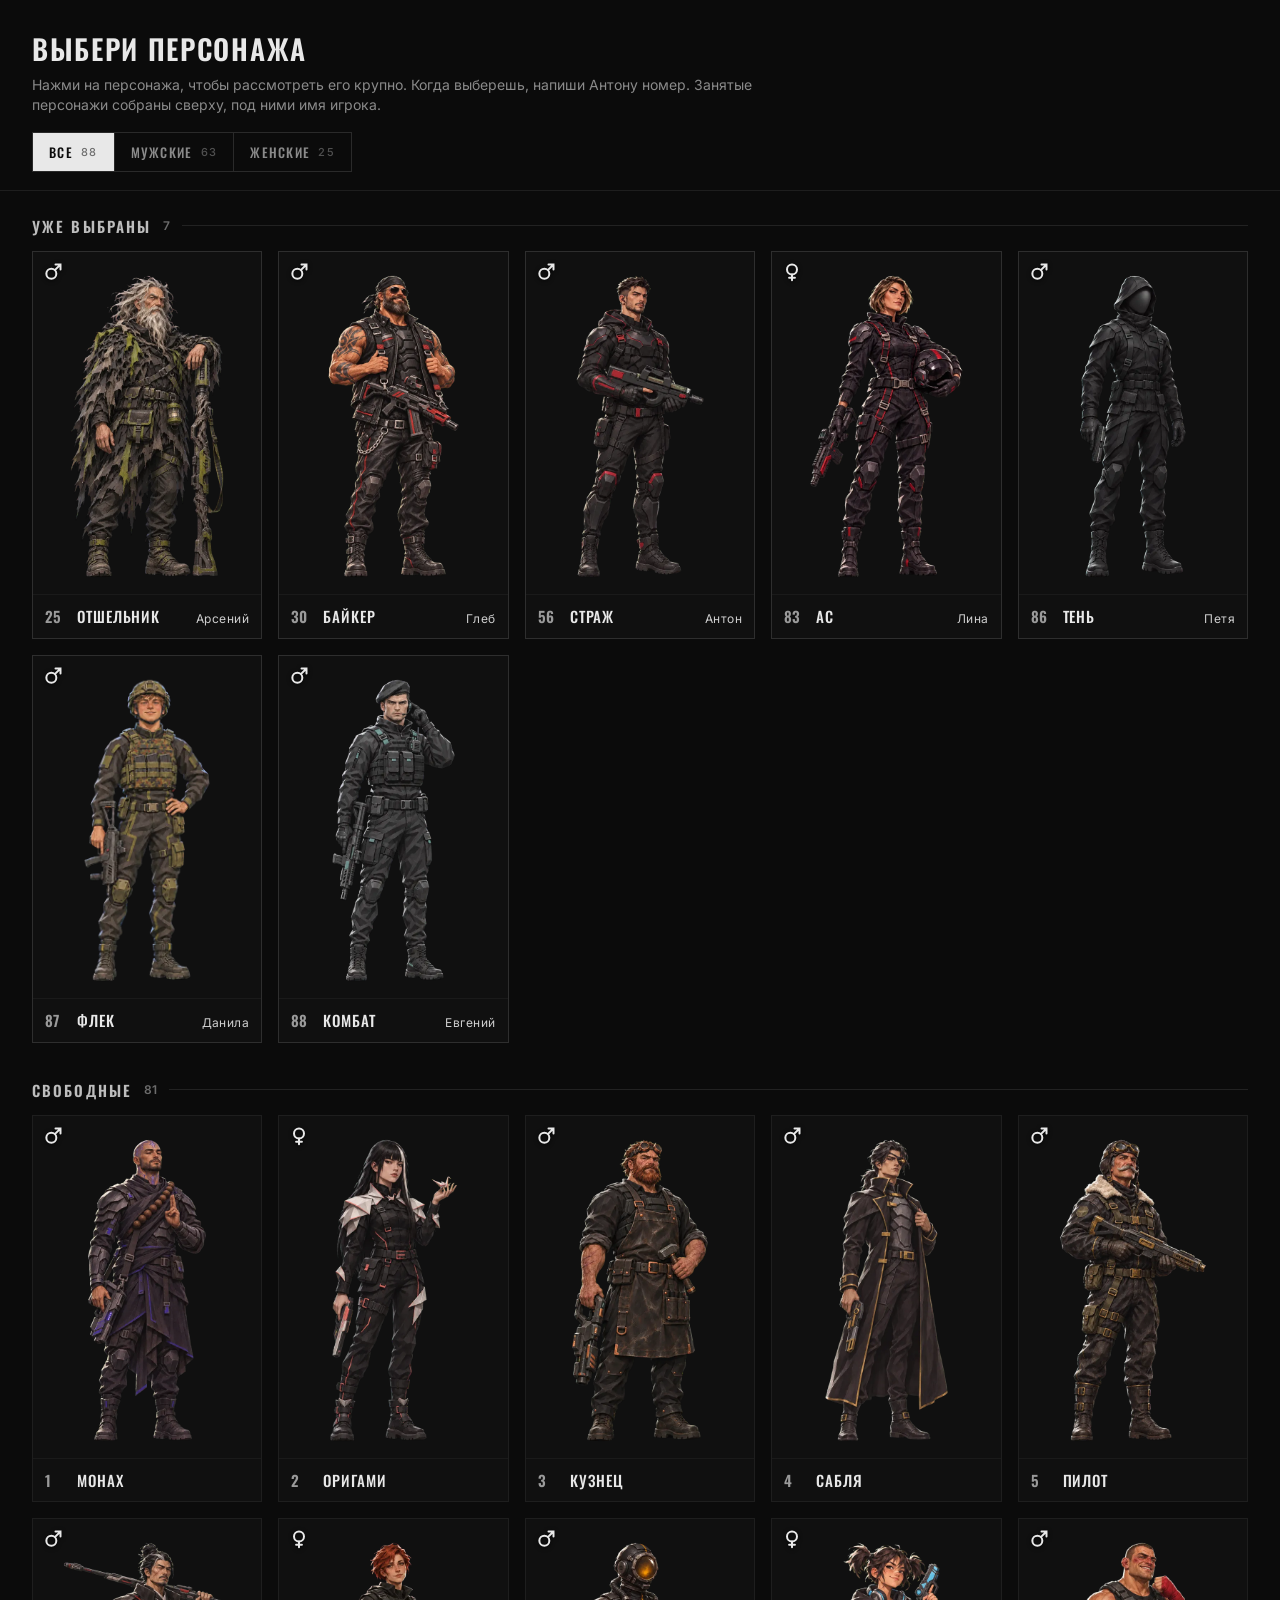
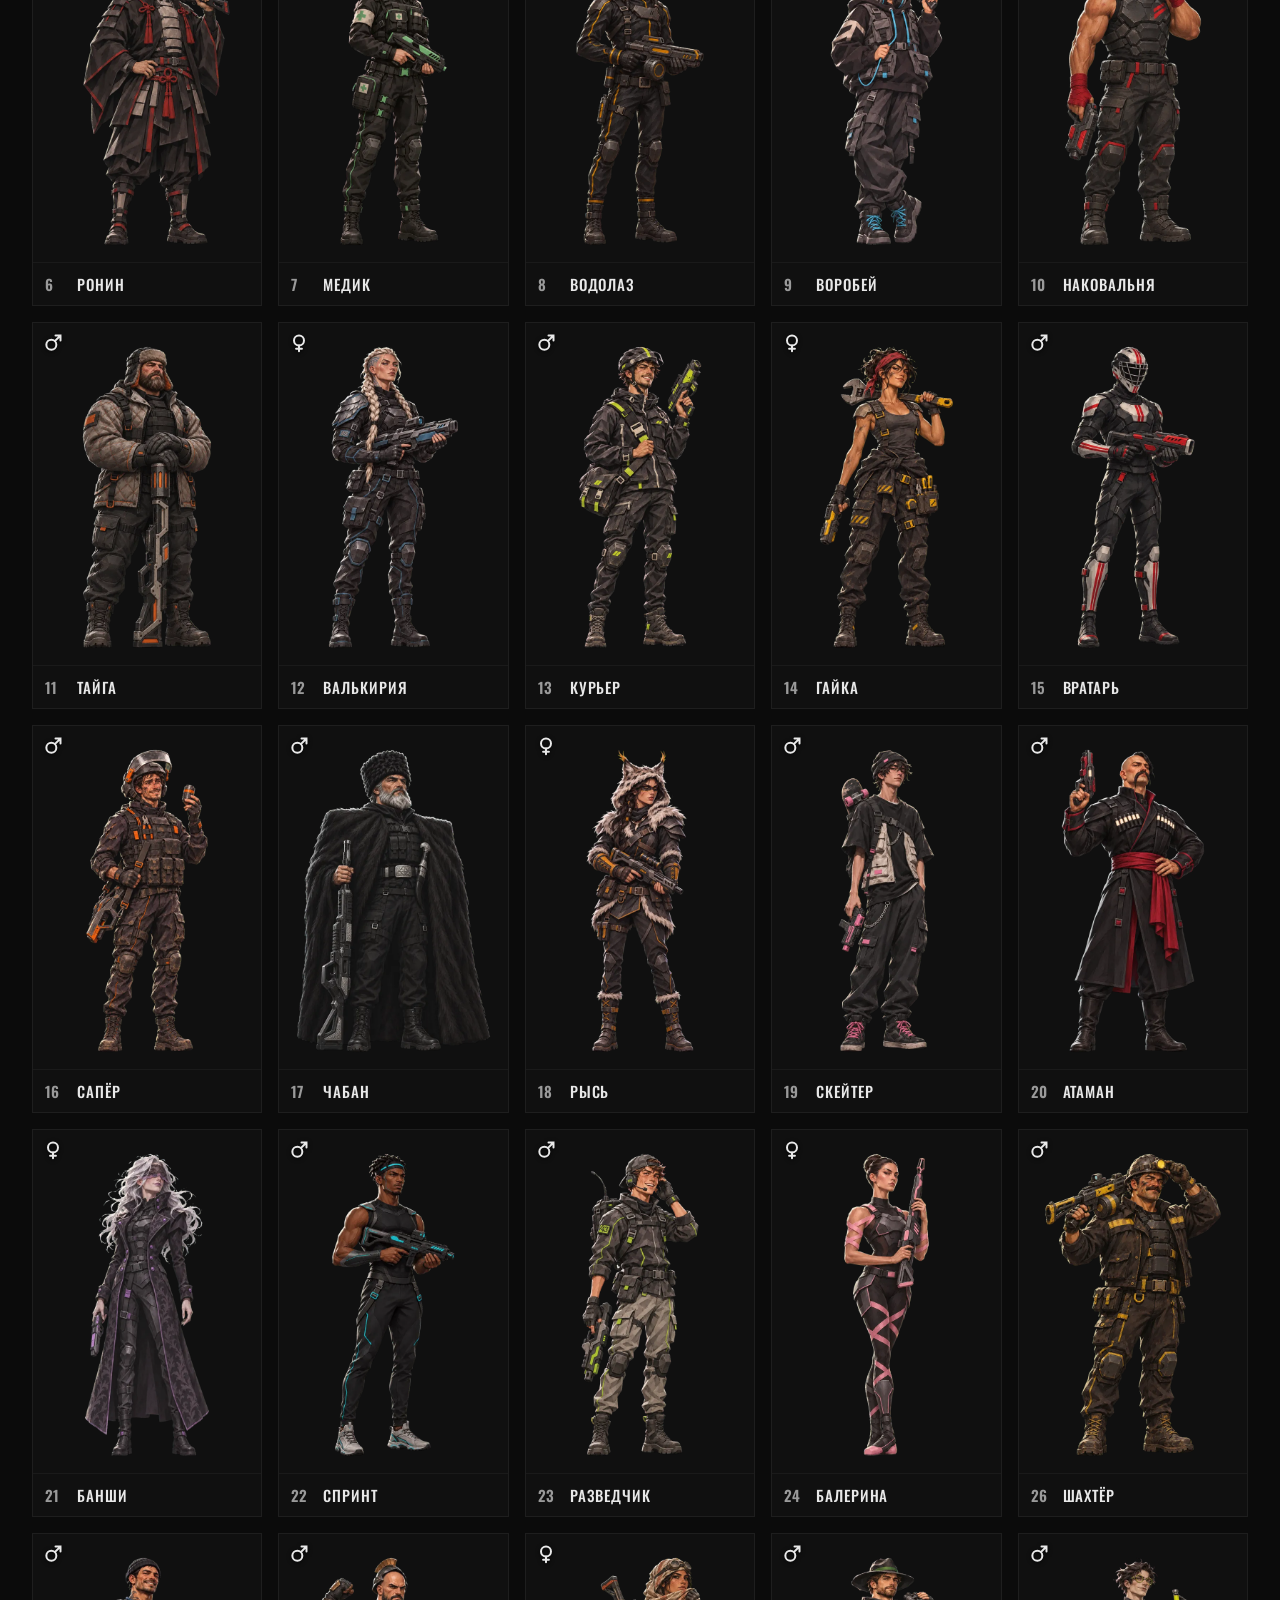
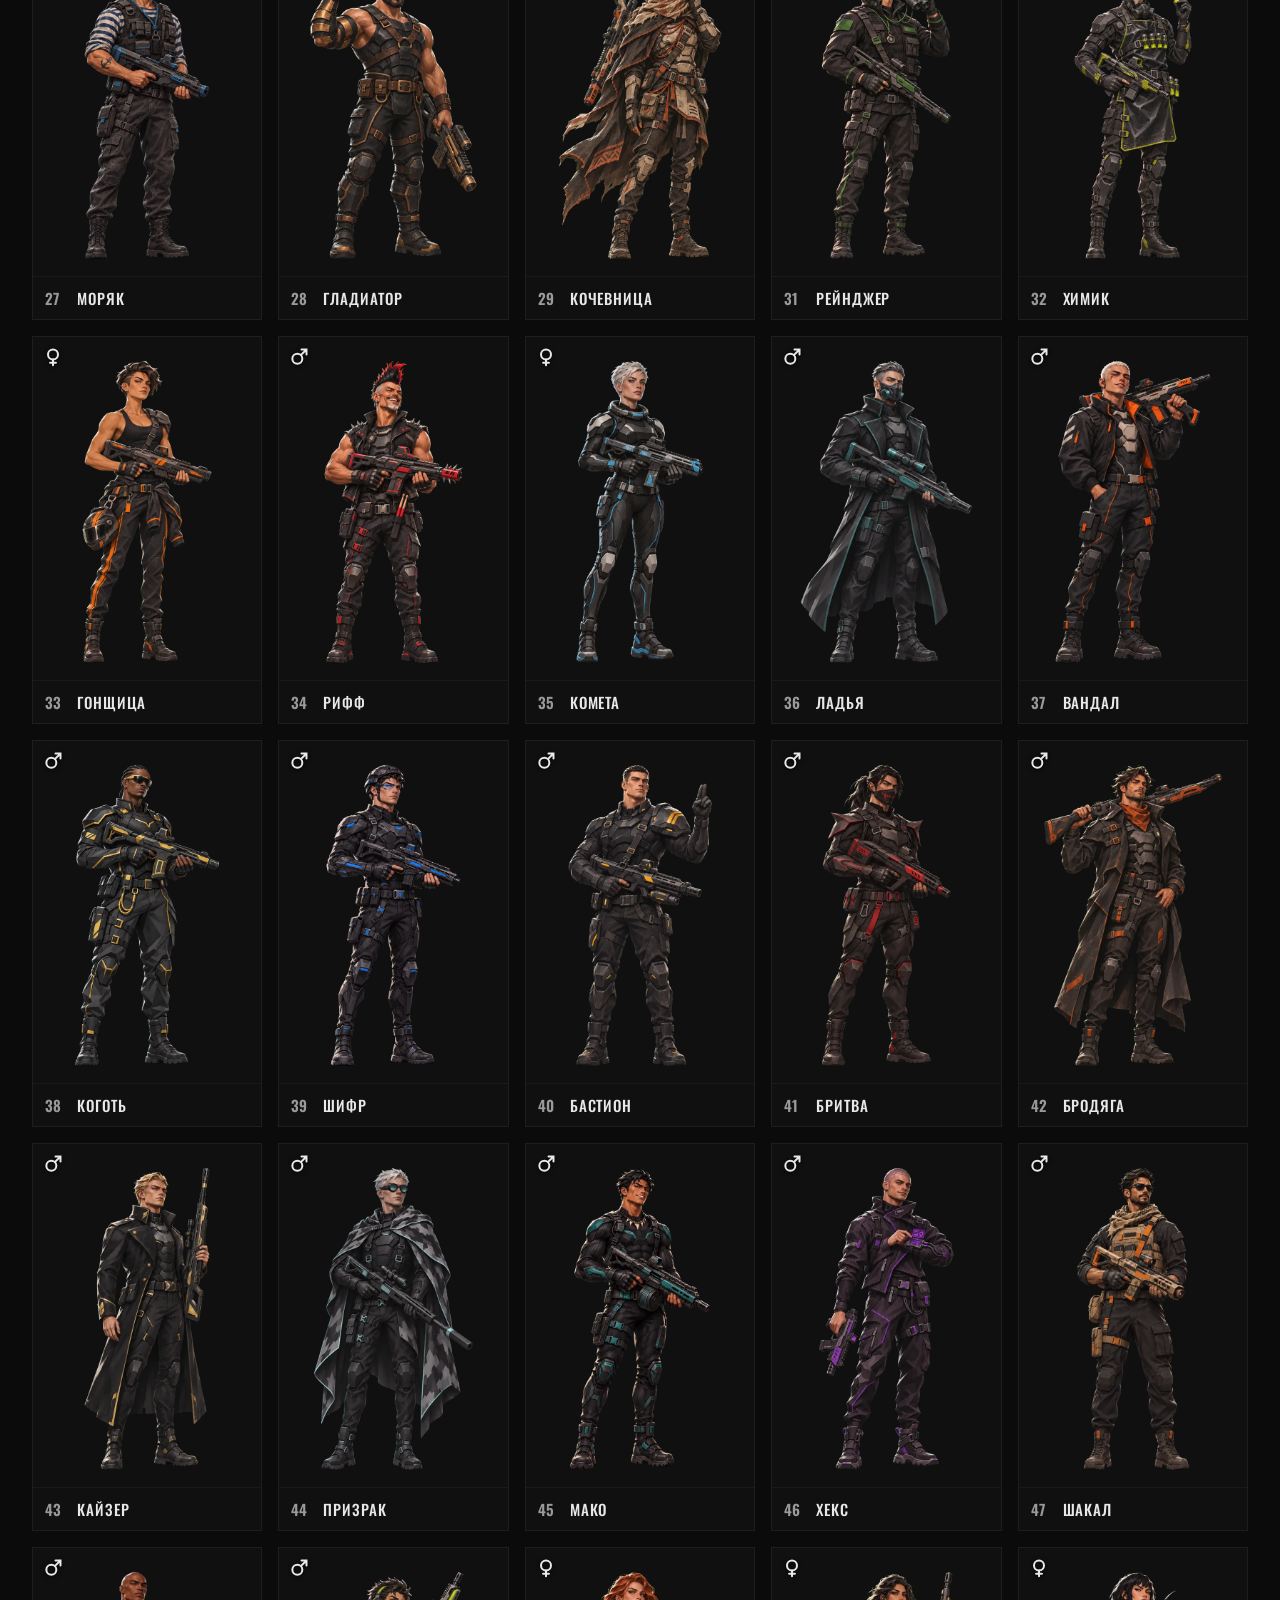
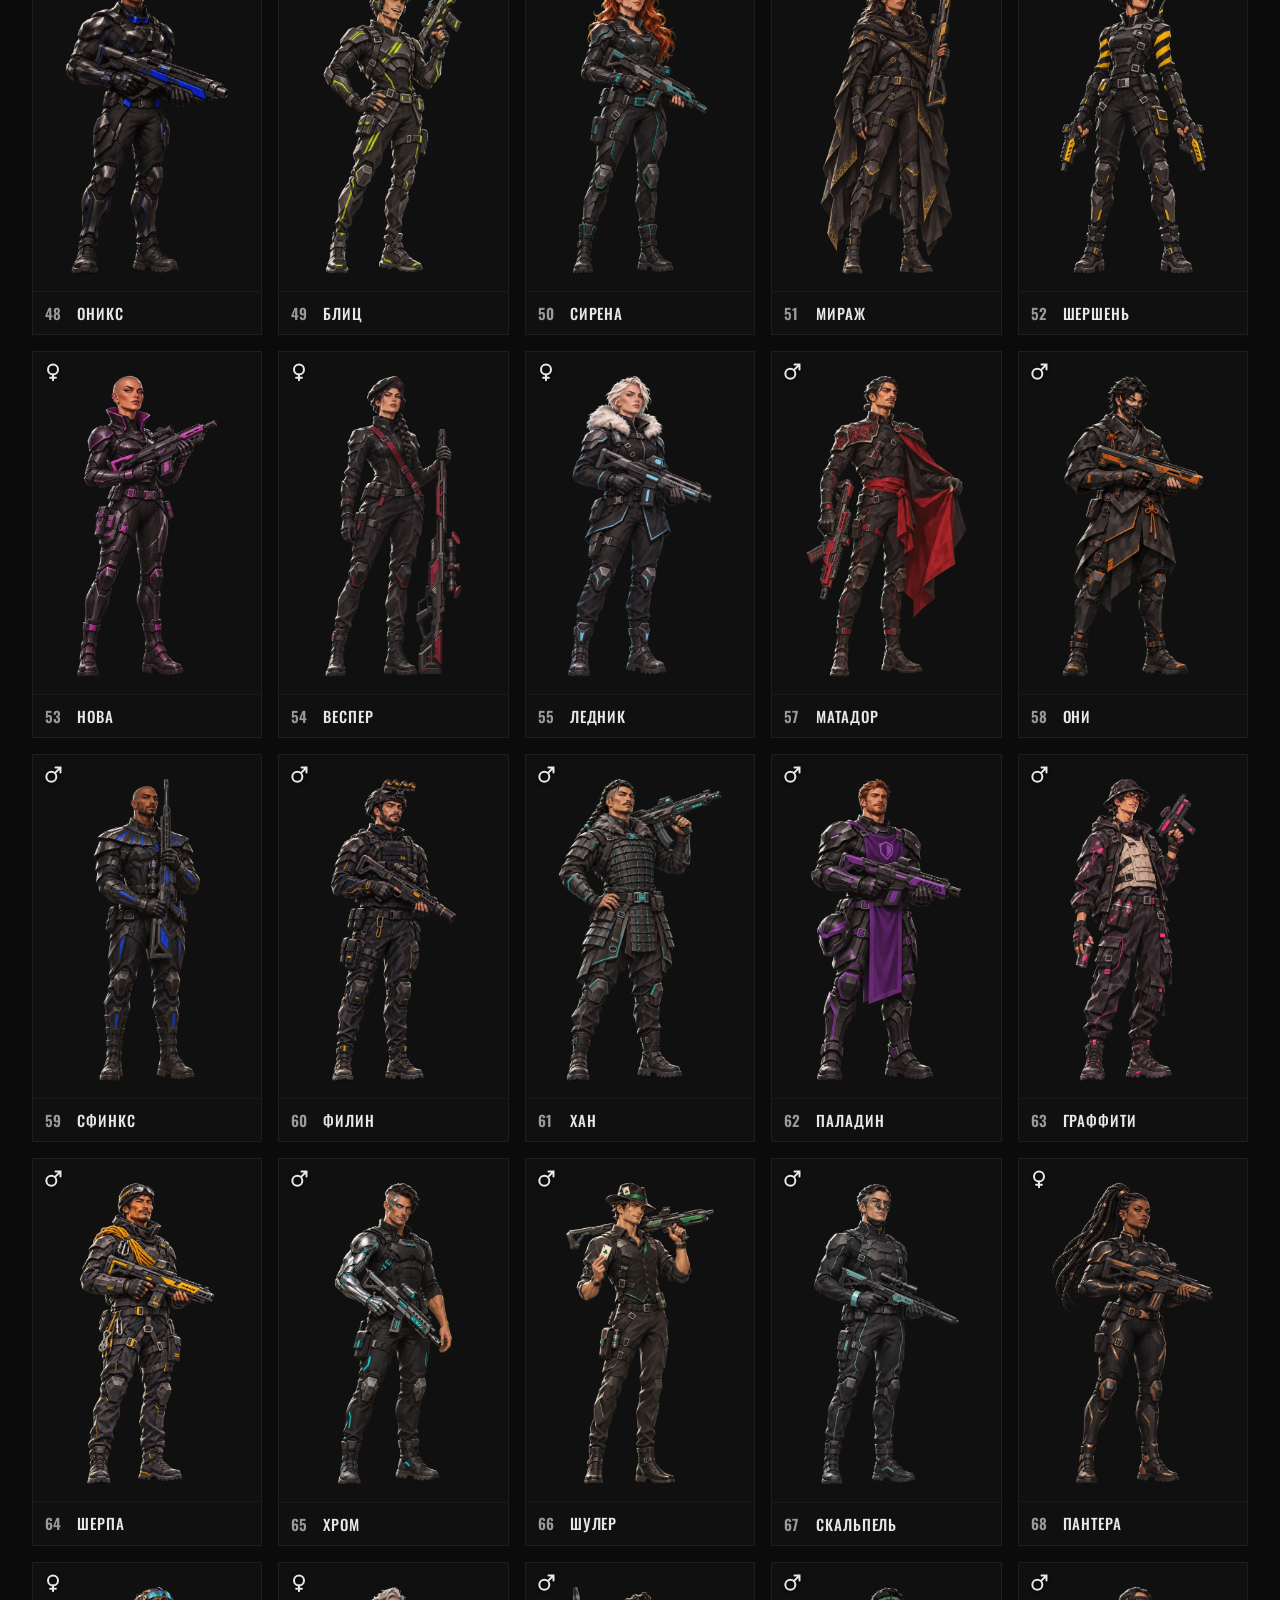
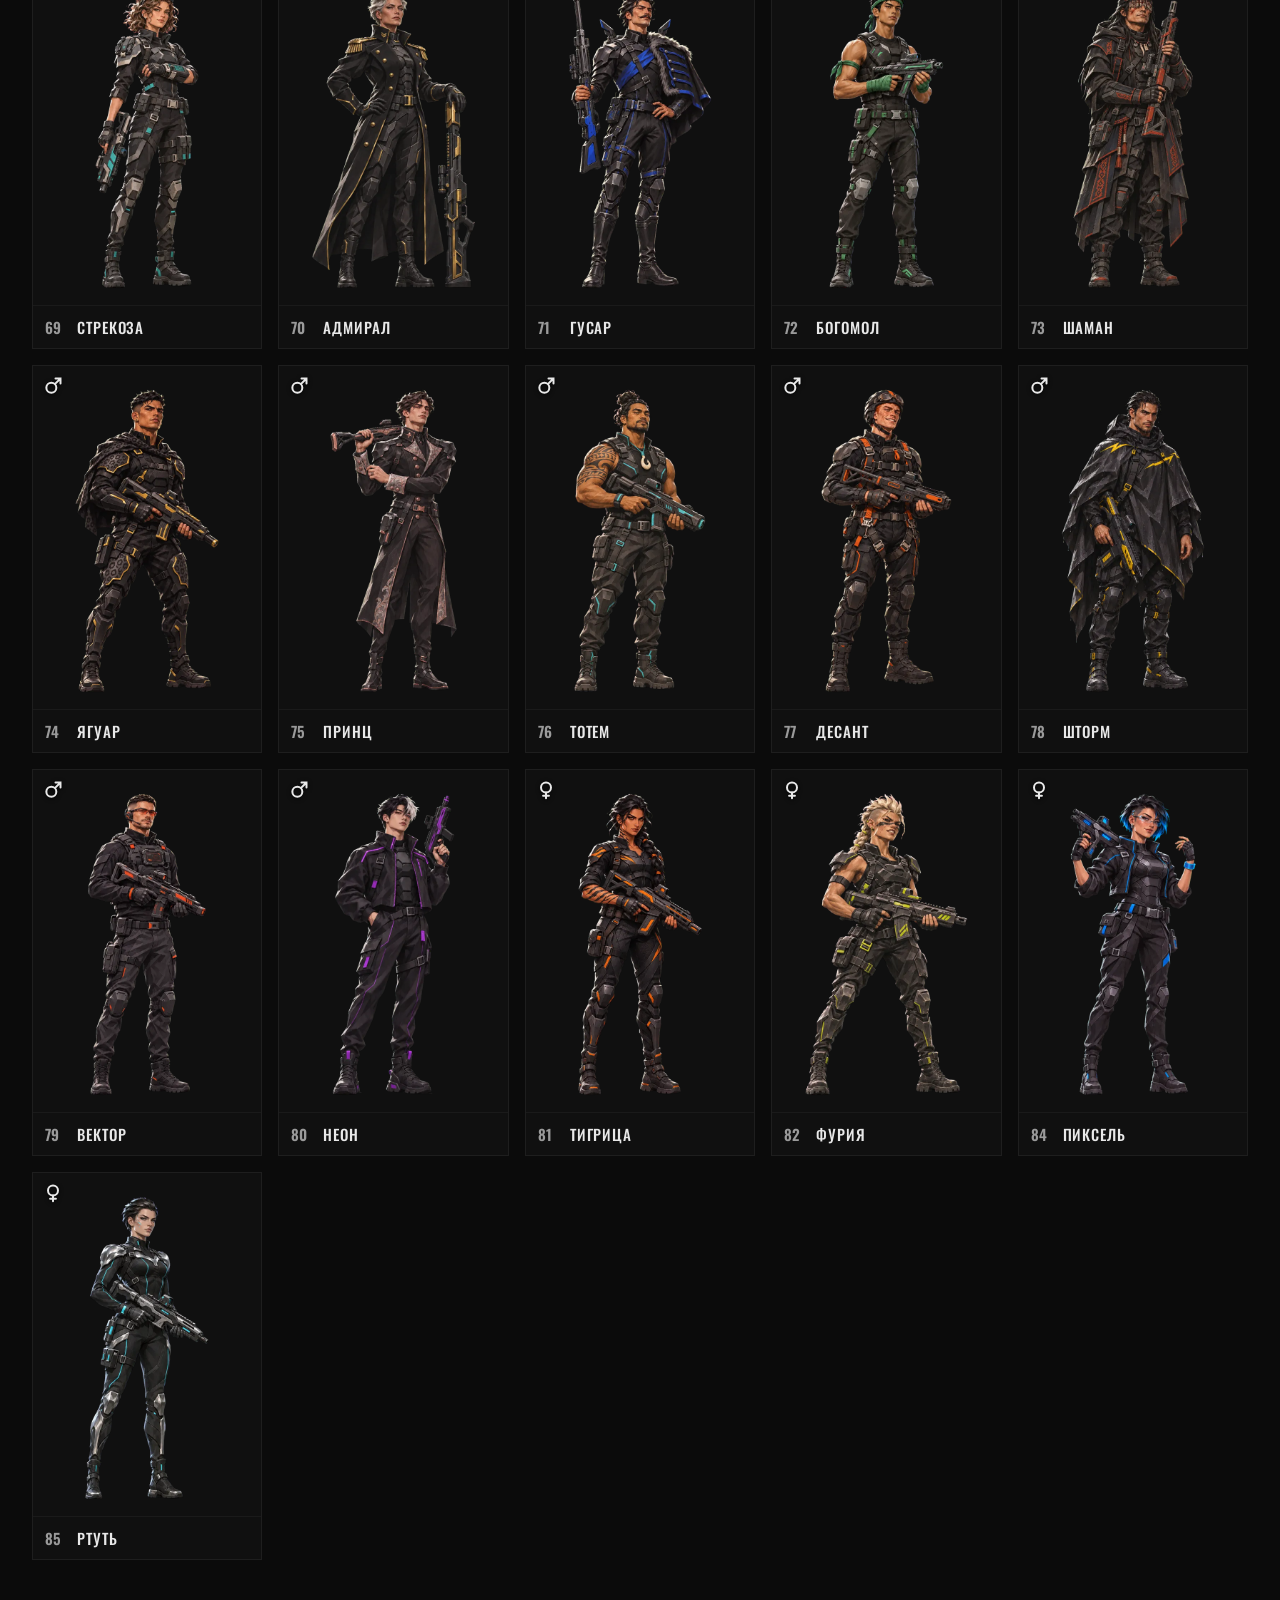
<file: chars/index.html>
<!DOCTYPE html><html lang="ru"><head><meta charset="utf-8"><meta name="viewport" content="width=device-width,initial-scale=1">
<meta name="robots" content="noindex">
<title>Выбери персонажа · Лазертаг</title>
<link href="https://fonts.googleapis.com/css2?family=Oswald:wght@500;600&family=Inter:wght@400;500&display=swap" rel="stylesheet">
<style>
body{margin:0;background:#0b0b0b;color:#e8e8e8;font:14px/1.45 Inter,system-ui,sans-serif}
header{padding:28px 32px 18px;border-bottom:1px solid #1e1e1e}
h1{font:600 28px Oswald,sans-serif;letter-spacing:.06em;text-transform:uppercase;margin:0}
.sub{color:#8a8a8a;margin:6px 0 0;font-size:14px;max-width:720px}
.flt{display:flex;margin-top:16px;border:1px solid #2a2a2a;width:max-content}
.flt button{background:none;border:0;border-right:1px solid #2a2a2a;color:#8a8a8a;padding:9px 16px;font:500 13px Oswald,sans-serif;letter-spacing:.1em;text-transform:uppercase;cursor:pointer;display:flex;align-items:center;gap:8px}
.flt button:last-child{border-right:0}.flt button:hover{color:#ddd}
.flt button.on{background:#e8e8e8;color:#0b0b0b}
.flt i{font-style:normal;opacity:.55;font-family:Inter,sans-serif;font-size:11px}
main{padding:24px 32px 48px}.sec.hide{display:none}.sec+.sec{margin-top:36px}.sec h3{font:600 15px Oswald,sans-serif;letter-spacing:.14em;text-transform:uppercase;color:#bdbdbd;margin:0 0 14px;display:flex;align-items:center;gap:12px}.sec h3 i{font-style:normal;color:#6c6c6c;font-family:Inter,sans-serif;font-size:12px;letter-spacing:0}.sec h3:after{content:'';flex:1;height:1px;background:#222}.grid{display:grid;grid-template-columns:repeat(auto-fill,minmax(190px,1fr));gap:16px}.taken figure{border-color:#2e2e2e}
figure{margin:0;background:#101010;border:1px solid #1e1e1e;cursor:pointer;transition:border-color .2s}
figure:hover{border-color:#3a3a3a}figure.hide{display:none}
.tall{aspect-ratio:2/3;position:relative;overflow:hidden}
.tall .body{position:absolute;inset:0;width:100%;height:100%;object-fit:contain;transition:transform .3s}
figure:hover .body{transform:scale(1.03)}
.gx{position:absolute;top:10px;left:10px;z-index:1;pointer-events:none;color:#e8e8e8;filter:drop-shadow(0 1px 2px rgba(0,0,0,.9))}
.gx svg{width:20px;height:20px;display:block}
figcaption{display:flex;gap:10px;align-items:baseline;padding:10px 12px;border-top:1px solid #1a1a1a}
figcaption span{color:#9a9a9a;font:600 15px Oswald,sans-serif;min-width:22px}
figcaption b{font:500 15px Oswald,sans-serif;letter-spacing:.06em;text-transform:uppercase}
figcaption em{margin-left:auto;font-style:normal;color:#cfcfcf;font-size:12px;letter-spacing:.04em}
#pop{position:fixed;inset:0;z-index:50;display:none;align-items:center;justify-content:center;background:rgba(0,0,0,.82);backdrop-filter:blur(6px);padding:24px}
#pop.on{display:flex;animation:fi .2s}@keyframes fi{from{opacity:0}}
.pw{position:relative;display:grid;grid-template-columns:minmax(0,1.05fr) minmax(0,1fr);width:min(1100px,100%);max-height:calc(100vh - 48px);background:#0e0e0e;border:1px solid #262626;overflow:hidden}
.pw .big{position:relative;background:radial-gradient(ellipse at 50% 40%,#1d1d1d,#0b0b0b 70%);display:flex;align-items:center;justify-content:center;min-height:0}
.pw .big img{width:100%;height:100%;max-height:calc(100vh - 50px);object-fit:contain;display:block}
.pw .info{padding:28px 30px;overflow:auto;display:flex;flex-direction:column;gap:18px;border-left:1px solid #1e1e1e}
.pw .num{color:#8a8a8a;font:600 22px Oswald,sans-serif;letter-spacing:.06em}
.pw h2{margin:2px 0 0;font:600 40px/1.05 Oswald,sans-serif;letter-spacing:.06em;text-transform:uppercase}
.pw .gtag{display:inline-flex;align-items:center;gap:8px;margin-top:10px;color:#bdbdbd;font:500 12px Oswald,sans-serif;letter-spacing:.14em;text-transform:uppercase}
.pw .gtag svg{width:16px;height:16px}
.pw .who{color:#e8e8e8;font-size:13px;letter-spacing:.06em;text-transform:uppercase;border:1px solid #444;padding:6px 10px;align-self:flex-start}.pw .who:empty{display:none}
.pw .desc{margin:0;color:#a8a8a8;font-size:15px;line-height:1.55}
.pw .lbl{color:#6c6c6c;font-size:11px;letter-spacing:.12em;text-transform:uppercase;margin-bottom:8px}
.pw .pics{display:flex;align-items:flex-end;gap:18px;flex-wrap:wrap}
.pw .por{width:220px;max-width:100%;aspect-ratio:1;object-fit:cover;border:1px solid #2a2a2a;display:block}
.pw .ico{width:72px;height:72px;border-radius:50%;object-fit:cover;border:1px solid #333;display:block}
.pw .how{color:#8a8a8a;font-size:13px;border-top:1px solid #1e1e1e;padding-top:14px}
.x,.nav{position:absolute;z-index:2;background:rgba(14,14,14,.85);border:1px solid #333;color:#ddd;cursor:pointer;font:500 22px/1 Inter,sans-serif;display:flex;align-items:center;justify-content:center}
.x{top:12px;right:12px;width:40px;height:40px}
.nav{top:50%;width:44px;height:64px;transform:translateY(-50%)}.nav.l{left:12px}.nav.r{right:12px}
.x:hover,.nav:hover{border-color:#777;color:#fff}
@media(max-width:760px){header{padding:20px 16px 14px}main{padding:14px 12px 32px}.grid{grid-template-columns:repeat(2,1fr);gap:10px}.sec+.sec{margin-top:26px}figcaption{padding:8px 9px;gap:7px}figcaption b{font-size:13px}figcaption em{font-size:11px}.flt button{padding:8px 11px}
#pop{padding:0}.pw{grid-template-columns:1fr;max-height:100vh;height:100vh;overflow:auto;border:0}.pw .big{height:60vh;flex:none}.pw .big img{max-height:60vh}.pw .info{border-left:0;border-top:1px solid #1e1e1e;overflow:visible;padding:20px 18px 40px}.pw h2{font-size:32px}.nav{top:30vh}.pw .por{width:160px}}
</style></head><body>
<header><h1>Выбери персонажа</h1><div class="sub">Нажми на персонажа, чтобы рассмотреть его крупно. Когда выберешь, напиши Антону номер. Занятые персонажи собраны сверху, под ними имя игрока.</div>
<div class="flt"><button data-g="all" class="on">Все <i>88</i></button><button data-g="m">Мужские <i>63</i></button><button data-g="f">Женские <i>25</i></button></div></header>
<main><section class="sec taken"><h3>Уже выбраны <i></i></h3><div class="grid">
<figure class='m' data-g='m' data-who='Арсений' data-desc='Старик с длинными спутанными седыми волосами в накидке из маскировочной сетки, фонарь на поясе.'><div class='tall'><img class='body' src='img/a25.webp' data-p='img/a25p.webp' alt='' loading='lazy'></div><figcaption><span>25</span><b>Отшельник</b><em>Арсений</em></figcaption></figure>
<figure class='m' data-g='m' data-who='Глеб' data-desc='Бородач в бандане и очках-авиаторах, кожаный жилет с нашивками, татуировки, цепь.'><div class='tall'><img class='body' src='img/a30.webp' data-p='img/a30p.webp' alt='' loading='lazy'></div><figcaption><span>30</span><b>Байкер</b><em>Глеб</em></figcaption></figure>
<figure class='m' data-g='m' data-who='Антон' data-desc='Подтянутый боец с андеркатом и короткой бородой, капюшон на плечах, угловатая чёрная броня, P90.'><div class='tall'><img class='body' src='img/a56.webp' data-p='img/a56p.webp' alt='' loading='lazy'></div><figcaption><span>56</span><b>Страж</b><em>Антон</em></figcaption></figure>
<figure class='f' data-g='f' data-who='Лина' data-desc='Лётчица-истребитель с тёмно-русым каре, чёрный лётный костюм-броня, шлем с красной полосой под мышкой.'><div class='tall'><img class='body' src='img/a83.webp' data-p='img/a83p.webp' alt='' loading='lazy'></div><figcaption><span>83</span><b>Ас</b><em>Лина</em></figcaption></figure>
<figure class='m' data-g='m' data-who='Петя' data-desc='Безликая фигура в глубоком чёрном капюшоне, тактическая куртка с ремнями и пистолет у бедра — появляется тихо и бьёт первым.'><div class='tall'><img class='body' src='img/a86.webp' data-p='img/a86p.webp' alt='' loading='lazy'></div><figcaption><span>86</span><b>Тень</b><em>Петя</em></figcaption></figure>
<figure class='m' data-g='m' data-who='Данила' data-desc='Весёлый штурмовик в оливковом шлеме и плитоноске флектарн, с компактным «Скорпионом» у бедра — всегда на позитиве, даже под огнём.'><div class='tall'><img class='body' src='img/a87.webp' data-p='img/a87p.webp' alt='' loading='lazy'></div><figcaption><span>87</span><b>Флек</b><em>Данила</em></figcaption></figure>
<figure class='m' data-g='m' data-who='Евгений' data-desc='Строгий командир: берет, гарнитура, графитовая куртка и сдержанные стальные акценты.'><div class='tall'><img class='body' src='img/a88.webp' data-p='img/a88p.webp' alt='' loading='lazy'></div><figcaption><span>88</span><b>Комбат</b><em>Евгений</em></figcaption></figure>
</div></section><section class="sec free"><h3>Свободные <i></i></h3><div class="grid">
<figure class='m' data-g='m' data-who='' data-desc='Спокойный боец с бритой головой в рунных татуировках, роба поверх брони, деревянные чётки.'><div class='tall'><img class='body' src='img/a01.webp' data-p='img/a01p.webp' alt='' loading='lazy'></div><figcaption><span>1</span><b>Монах</b></figcaption></figure>
<figure class='f' data-g='f' data-who='' data-desc='Длинные чёрные волосы с белой прядью, наплечники из сложенной бумаги, бумажный журавлик на воротнике.'><div class='tall'><img class='body' src='img/a02.webp' data-p='img/a02p.webp' alt='' loading='lazy'></div><figcaption><span>2</span><b>Оригами</b></figcaption></figure>
<figure class='m' data-g='m' data-who='' data-desc='Рыжебородый здоровяк в кожаном фартуке поверх брони, сварочные очки на лбу, медные заклёпки.'><div class='tall'><img class='body' src='img/a03.webp' data-p='img/a03p.webp' alt='' loading='lazy'></div><figcaption><span>3</span><b>Кузнец</b></figcaption></figure>
<figure class='m' data-g='m' data-who='' data-desc='Дуэлянт с хвостом и повязкой на глазу с линзой, длинный чёрный плащ с золотыми застёжками.'><div class='tall'><img class='body' src='img/a04.webp' data-p='img/a04p.webp' alt='' loading='lazy'></div><figcaption><span>4</span><b>Сабля</b></figcaption></figure>
<figure class='m' data-g='m' data-who='' data-desc='Ветеран с пышными седыми усами, кожаный лётный шлем с латунными очками, бомбер с овчиной.'><div class='tall'><img class='body' src='img/a05.webp' data-p='img/a05p.webp' alt='' loading='lazy'></div><figcaption><span>5</span><b>Пилот</b></figcaption></figure>
<figure class='m' data-g='m' data-who='' data-desc='Суровый воин с пучком и седой прядью, шрам на щеке, тактическое хаори с красными шнурами.'><div class='tall'><img class='body' src='img/a06.webp' data-p='img/a06p.webp' alt='' loading='lazy'></div><figcaption><span>6</span><b>Ронин</b></figcaption></figure>
<figure class='f' data-g='f' data-who='' data-desc='Рыжая веснушчатая полевая медсестра, нарукавная повязка с крестом, жилет с аптечками.'><div class='tall'><img class='body' src='img/a07.webp' data-p='img/a07p.webp' alt='' loading='lazy'></div><figcaption><span>7</span><b>Медик</b></figcaption></figure>
<figure class='m' data-g='m' data-who='' data-desc='Поджарый боец в ретро-водолазном шлеме с янтарным иллюминатором, костюм с шлангами.'><div class='tall'><img class='body' src='img/a08.webp' data-p='img/a08p.webp' alt='' loading='lazy'></div><figcaption><span>8</span><b>Водолаз</b></figcaption></figure>
<figure class='f' data-g='f' data-who='' data-desc='Шустрая девчонка с хвостиками и пластырем на носу, большие наушники, худи скейтера.'><div class='tall'><img class='body' src='img/a09.webp' data-p='img/a09p.webp' alt='' loading='lazy'></div><figcaption><span>9</span><b>Воробей</b></figcaption></figure>
<figure class='m' data-g='m' data-who='' data-desc='Бывший боксёр со сломанным носом, кулаки замотаны красной лентой, тяжёлая нагрудная плита.'><div class='tall'><img class='body' src='img/a10.webp' data-p='img/a10p.webp' alt='' loading='lazy'></div><figcaption><span>10</span><b>Наковальня</b></figcaption></figure>
<figure class='m' data-g='m' data-who='' data-desc='Бородатый великан в ушанке и стёганке поверх брони, спокойный тяжёлый взгляд.'><div class='tall'><img class='body' src='img/a11.webp' data-p='img/a11p.webp' alt='' loading='lazy'></div><figcaption><span>11</span><b>Тайга</b></figcaption></figure>
<figure class='f' data-g='f' data-who='' data-desc='Высокая блондинка с косами и выбритыми висками в узорах, крылатый стальной наплечник.'><div class='tall'><img class='body' src='img/a12.webp' data-p='img/a12p.webp' alt='' loading='lazy'></div><figcaption><span>12</span><b>Валькирия</b></figcaption></figure>
<figure class='m' data-g='m' data-who='' data-desc='Жилистый парень в велошлеме, огромная сумка через плечо, салатовые светоотражатели.'><div class='tall'><img class='body' src='img/a13.webp' data-p='img/a13p.webp' alt='' loading='lazy'></div><figcaption><span>13</span><b>Курьер</b></figcaption></figure>
<figure class='f' data-g='f' data-who='' data-desc='Девушка-механик в красной бандане, комбинезон завязан на поясе, пояс с инструментами.'><div class='tall'><img class='body' src='img/a14.webp' data-p='img/a14p.webp' alt='' loading='lazy'></div><figcaption><span>14</span><b>Гайка</b></figcaption></figure>
<figure class='m' data-g='m' data-who='' data-desc='Высокий поджарый боец в вратарском шлеме с решёткой и красными полосами.'><div class='tall'><img class='body' src='img/a15.webp' data-p='img/a15p.webp' alt='' loading='lazy'></div><figcaption><span>15</span><b>Вратарь</b></figcaption></figure>
<figure class='m' data-g='m' data-who='' data-desc='Чумазый подрывник со шлемом сапёра, поднятым на лоб, кусачки на жилете, оранжевые провода.'><div class='tall'><img class='body' src='img/a16.webp' data-p='img/a16p.webp' alt='' loading='lazy'></div><figcaption><span>16</span><b>Сапёр</b></figcaption></figure>
<figure class='m' data-g='m' data-who='' data-desc='Седобородый горец в папахе и бурке поверх снаряжения, серебряная пряжка и кинжал.'><div class='tall'><img class='body' src='img/a17.webp' data-p='img/a17p.webp' alt='' loading='lazy'></div><figcaption><span>17</span><b>Чабан</b></figcaption></figure>
<figure class='f' data-g='f' data-who='' data-desc='Охотница в капюшоне из рысьего меха с кисточками, чёрная полоса боевой раскраски на глазах.'><div class='tall'><img class='body' src='img/a18.webp' data-p='img/a18p.webp' alt='' loading='lazy'></div><figcaption><span>18</span><b>Рысь</b></figcaption></figure>
<figure class='m' data-g='m' data-who='' data-desc='Худой подросток в шапке-бини, скейт за спиной, цепь от кошелька, розовые колёсики.'><div class='tall'><img class='body' src='img/a19.webp' data-p='img/a19p.webp' alt='' loading='lazy'></div><figcaption><span>19</span><b>Скейтер</b></figcaption></figure>
<figure class='m' data-g='m' data-who='' data-desc='Бритая голова с чубом, длинные усы, черкеска с газырями-батарейками, красный кушак.'><div class='tall'><img class='body' src='img/a20.webp' data-p='img/a20p.webp' alt='' loading='lazy'></div><figcaption><span>20</span><b>Атаман</b></figcaption></figure>
<figure class='f' data-g='f' data-who='' data-desc='Бледная женщина с дикими серебристыми волосами, кружевная вуаль на глазах, готический плащ.'><div class='tall'><img class='body' src='img/a21.webp' data-p='img/a21p.webp' alt='' loading='lazy'></div><figcaption><span>21</span><b>Банши</b></figcaption></figure>
<figure class='m' data-g='m' data-who='' data-desc='Поджарый бегун с повязкой на голове, тонкие светящиеся импланты на скуле и кибер-предплечье.'><div class='tall'><img class='body' src='img/a22.webp' data-p='img/a22p.webp' alt='' loading='lazy'></div><figcaption><span>22</span><b>Спринт</b></figcaption></figure>
<figure class='m' data-g='m' data-who='' data-desc='Веснушчатый парень в кепке козырьком назад, рация-рюкзак с антенной, гарнитура.'><div class='tall'><img class='body' src='img/a23.webp' data-p='img/a23p.webp' alt='' loading='lazy'></div><figcaption><span>23</span><b>Разведчик</b></figcaption></figure>
<figure class='f' data-g='f' data-who='' data-desc='Стройная, волосы в тугой пучок, тактическое трико, розовые ленты крест-накрест.'><div class='tall'><img class='body' src='img/a24.webp' data-p='img/a24p.webp' alt='' loading='lazy'></div><figcaption><span>24</span><b>Балерина</b></figcaption></figure>
<figure class='m' data-g='m' data-who='' data-desc='Усатый шахтёр в каске с фонарём, лицо в угольной пыли, куртка со светоотражающей лентой.'><div class='tall'><img class='body' src='img/a26.webp' data-p='img/a26p.webp' alt='' loading='lazy'></div><figcaption><span>26</span><b>Шахтёр</b></figcaption></figure>
<figure class='m' data-g='m' data-who='' data-desc='Татуированный моряк в шапочке, тельняшка под жилетом, якорь на предплечье.'><div class='tall'><img class='body' src='img/a27.webp' data-p='img/a27p.webp' alt='' loading='lazy'></div><figcaption><span>27</span><b>Моряк</b></figcaption></figure>
<figure class='m' data-g='m' data-who='' data-desc='Лысый бородач, бронзовый сегментный наруч, ремни на груди, шлем с гребнем сдвинут назад.'><div class='tall'><img class='body' src='img/a28.webp' data-p='img/a28p.webp' alt='' loading='lazy'></div><figcaption><span>28</span><b>Гладиатор</b></figcaption></figure>
<figure class='f' data-g='f' data-who='' data-desc='Голова обмотана платком-шемагом, пыльные круглые очки, подведённые глаза, выцветший плащ.'><div class='tall'><img class='body' src='img/a29.webp' data-p='img/a29p.webp' alt='' loading='lazy'></div><figcaption><span>29</span><b>Кочевница</b></figcaption></figure>
<figure class='m' data-g='m' data-who='' data-desc='Спокойный следопыт в широкополой шляпе, полевая куртка, компас на шнурке, бинокль.'><div class='tall'><img class='body' src='img/a31.webp' data-p='img/a31p.webp' alt='' loading='lazy'></div><figcaption><span>31</span><b>Рейнджер</b></figcaption></figure>
<figure class='m' data-g='m' data-who='' data-desc='Худой учёный в круглых лабораторных очках, противогаз на шее, резиновый фартук, колбы на поясе.'><div class='tall'><img class='body' src='img/a32.webp' data-p='img/a32p.webp' alt='' loading='lazy'></div><figcaption><span>32</span><b>Химик</b></figcaption></figure>
<figure class='f' data-g='f' data-who='' data-desc='Гонщица с андеркатом, комбинезон спущен до пояса, шлем под мышкой, оранжевые полосы.'><div class='tall'><img class='body' src='img/a33.webp' data-p='img/a33p.webp' alt='' loading='lazy'></div><figcaption><span>33</span><b>Гонщица</b></figcaption></figure>
<figure class='m' data-g='m' data-who='' data-desc='Барабанщик-панк с ирокезом и пирсингом, куртка с шипами, палочки за поясом.'><div class='tall'><img class='body' src='img/a34.webp' data-p='img/a34p.webp' alt='' loading='lazy'></div><figcaption><span>34</span><b>Рифф</b></figcaption></figure>
<figure class='f' data-g='f' data-who='' data-desc='Короткая платиновая стрижка, гладкая броня как скафандр, кольцо шлема на воротнике.'><div class='tall'><img class='body' src='img/a35.webp' data-p='img/a35p.webp' alt='' loading='lazy'></div><figcaption><span>35</span><b>Комета</b></figcaption></figure>
<figure class='m' data-g='m' data-who='' data-desc='Высокий боец с серебристым андеркатом, полумаска-респиратор, тактический тренч с высоким воротом.'><div class='tall'><img class='body' src='img/a36.webp' data-p='img/a36p.webp' alt='' loading='lazy'></div><figcaption><span>36</span><b>Ладья</b></figcaption></figure>
<figure class='m' data-g='m' data-who='' data-desc='Обесцвеченный ёжик, тату под глазом, бомбер с оранжевой подкладкой, штурмовая винтовка на плече.'><div class='tall'><img class='body' src='img/a37.webp' data-p='img/a37p.webp' alt='' loading='lazy'></div><figcaption><span>37</span><b>Вандал</b></figcaption></figure>
<figure class='m' data-g='m' data-who='' data-desc='Боец с косичками и тактическим визором, угловатая карбоновая броня с золотой окантовкой.'><div class='tall'><img class='body' src='img/a38.webp' data-p='img/a38p.webp' alt='' loading='lazy'></div><figcaption><span>38</span><b>Коготь</b></figcaption></figure>
<figure class='m' data-g='m' data-who='' data-desc='Строгий боец в полушлеме с монокуляром-HUD, тонкая высокотехнологичная броня, синие огни.'><div class='tall'><img class='body' src='img/a39.webp' data-p='img/a39p.webp' alt='' loading='lazy'></div><figcaption><span>39</span><b>Шифр</b></figcaption></figure>
<figure class='m' data-g='m' data-who='' data-desc='Высокий командир с квадратной челюстью, массивный наплечник, тяжёлая штурмовая винтовка.'><div class='tall'><img class='body' src='img/a40.webp' data-p='img/a40p.webp' alt='' loading='lazy'></div><figcaption><span>40</span><b>Бастион</b></figcaption></figure>
<figure class='m' data-g='m' data-who='' data-desc='Длинные волосы в хвост, шрам на щеке, маска с оскалом, наплечники-лезвия.'><div class='tall'><img class='body' src='img/a41.webp' data-p='img/a41p.webp' alt='' loading='lazy'></div><figcaption><span>41</span><b>Бритва</b></figcaption></figure>
<figure class='m' data-g='m' data-who='' data-desc='Щетина, пыльный плащ-пыльник поверх брони, бандана на шее, винтовка на плече.'><div class='tall'><img class='body' src='img/a42.webp' data-p='img/a42p.webp' alt='' loading='lazy'></div><figcaption><span>42</span><b>Бродяга</b></figcaption></figure>
<figure class='m' data-g='m' data-who='' data-desc='Блондин с зачёсанными волосами, длинный офицерский плащ, золотые знаки на воротнике.'><div class='tall'><img class='body' src='img/a43.webp' data-p='img/a43p.webp' alt='' loading='lazy'></div><figcaption><span>43</span><b>Кайзер</b></figcaption></figure>
<figure class='m' data-g='m' data-who='' data-desc='Бледный, с белыми волосами, тёмные тепловизионные очки, плащ-накидка с термокамуфляжем.'><div class='tall'><img class='body' src='img/a44.webp' data-p='img/a44p.webp' alt='' loading='lazy'></div><figcaption><span>44</span><b>Призрак</b></figcaption></figure>
<figure class='m' data-g='m' data-who='' data-desc='Загорелый, ожерелье из акульего зуба, броня как гидрокостюм, винтовка с барабанным магазином.'><div class='tall'><img class='body' src='img/a45.webp' data-p='img/a45p.webp' alt='' loading='lazy'></div><figcaption><span>45</span><b>Мако</b></figcaption></figure>
<figure class='m' data-g='m' data-who='' data-desc='Хакер с татуировками-схемами на бритой голове, дека на запястье с голографическим экраном.'><div class='tall'><img class='body' src='img/a46.webp' data-p='img/a46p.webp' alt='' loading='lazy'></div><figcaption><span>46</span><b>Хекс</b></figcaption></figure>
<figure class='m' data-g='m' data-who='' data-desc='Борода, тёмные очки, шемаг на шее, лёгкая плитоноска песочного цвета.'><div class='tall'><img class='body' src='img/a47.webp' data-p='img/a47p.webp' alt='' loading='lazy'></div><figcaption><span>47</span><b>Шакал</b></figcaption></figure>
<figure class='m' data-g='m' data-who='' data-desc='Высокий, бритоголовый, глянцевая гранёная чёрная броня, кобальтовые швы.'><div class='tall'><img class='body' src='img/a48.webp' data-p='img/a48p.webp' alt='' loading='lazy'></div><figcaption><span>48</span><b>Оникс</b></figcaption></figure>
<figure class='m' data-g='m' data-who='' data-desc='Энергичный парень с колючей причёской, гарнитура с полосой, лёгкая скоростная броня.'><div class='tall'><img class='body' src='img/a49.webp' data-p='img/a49p.webp' alt='' loading='lazy'></div><figcaption><span>49</span><b>Блиц</b></figcaption></figure>
<figure class='f' data-g='f' data-who='' data-desc='Длинные рыжие волнистые волосы, зелёные глаза, гладкая броня, ларингофон на шее.'><div class='tall'><img class='body' src='img/a50.webp' data-p='img/a50p.webp' alt='' loading='lazy'></div><figcaption><span>50</span><b>Сирена</b></figcaption></figure>
<figure class='f' data-g='f' data-who='' data-desc='Смуглая, с длинными тёмными волосами, подведённые глаза, многослойный пустынный плащ.'><div class='tall'><img class='body' src='img/a51.webp' data-p='img/a51p.webp' alt='' loading='lazy'></div><figcaption><span>51</span><b>Мираж</b></figcaption></figure>
<figure class='f' data-g='f' data-who='' data-desc='Короткое чёрное каре, жёлто-чёрные полосатые рукава, два пистолета-пулемёта.'><div class='tall'><img class='body' src='img/a52.webp' data-p='img/a52p.webp' alt='' loading='lazy'></div><figcaption><span>52</span><b>Шершень</b></figcaption></figure>
<figure class='f' data-g='f' data-who='' data-desc='Бритая голова, высокие скулы, глянцевая броня с высоким воротом и космическим узором.'><div class='tall'><img class='body' src='img/a53.webp' data-p='img/a53p.webp' alt='' loading='lazy'></div><figcaption><span>53</span><b>Нова</b></figcaption></figure>
<figure class='f' data-g='f' data-who='' data-desc='Длинная чёрная коса, чёрный берет, снайперская винтовка, бордовые детали.'><div class='tall'><img class='body' src='img/a54.webp' data-p='img/a54p.webp' alt='' loading='lazy'></div><figcaption><span>54</span><b>Веспер</b></figcaption></figure>
<figure class='f' data-g='f' data-who='' data-desc='Короткие белые волосы, ледяная подводка, белый меховой воротник на бронированной парке.'><div class='tall'><img class='body' src='img/a55.webp' data-p='img/a55p.webp' alt='' loading='lazy'></div><figcaption><span>55</span><b>Ледник</b></figcaption></figure>
<figure class='m' data-g='m' data-who='' data-desc='Поджарый испанец с узелком волос на затылке, короткий бронированный жакет с вышивкой, плащ с алой подкладкой.'><div class='tall'><img class='body' src='img/a57.webp' data-p='img/a57p.webp' alt='' loading='lazy'></div><figcaption><span>57</span><b>Матадор</b></figcaption></figure>
<figure class='m' data-g='m' data-who='' data-desc='Растрёпанная чёрная стрижка, лакированная полумаска демона с рогами и клыками, многослойная куртка-кимоно.'><div class='tall'><img class='body' src='img/a58.webp' data-p='img/a58p.webp' alt='' loading='lazy'></div><figcaption><span>58</span><b>Они</b></figcaption></figure>
<figure class='m' data-g='m' data-who='' data-desc='Высокий смуглый боец с бритой головой и подведёнными глазами, сегментный нагрудный воротник с лазуритом.'><div class='tall'><img class='body' src='img/a59.webp' data-p='img/a59p.webp' alt='' loading='lazy'></div><figcaption><span>59</span><b>Сфинкс</b></figcaption></figure>
<figure class='m' data-g='m' data-who='' data-desc='Бородач в шлеме с поднятым четырёхглазым ночным прибором, ночная броня, янтарные линзы.'><div class='tall'><img class='body' src='img/a60.webp' data-p='img/a60p.webp' alt='' loading='lazy'></div><figcaption><span>60</span><b>Филин</b></figcaption></figure>
<figure class='m' data-g='m' data-who='' data-desc='Степной воин с длинной косой и выбритыми висками, ламеллярная броня с меховым воротом, бирюзовые шнуры.'><div class='tall'><img class='body' src='img/a61.webp' data-p='img/a61p.webp' alt='' loading='lazy'></div><figcaption><span>61</span><b>Хан</b></figcaption></figure>
<figure class='m' data-g='m' data-who='' data-desc='Рыжеватый широкоплечий боец с бородой, чёрные латы под фиолетовым сюрко с гербом-щитом.'><div class='tall'><img class='body' src='img/a62.webp' data-p='img/a62p.webp' alt='' loading='lazy'></div><figcaption><span>62</span><b>Паладин</b></figcaption></figure>
<figure class='m' data-g='m' data-who='' data-desc='Долговязый уличный художник в панаме, респиратор на шее, куртка в розовых брызгах краски, баллончики на поясе.'><div class='tall'><img class='body' src='img/a63.webp' data-p='img/a63p.webp' alt='' loading='lazy'></div><figcaption><span>63</span><b>Граффити</b></figcaption></figure>
<figure class='m' data-g='m' data-who='' data-desc='Обветренный горец в вязаной шапке, ледниковые очки на лбу, жёлтая альпинистская верёвка через грудь.'><div class='tall'><img class='body' src='img/a64.webp' data-p='img/a64p.webp' alt='' loading='lazy'></div><figcaption><span>64</span><b>Шерпа</b></figcaption></figure>
<figure class='m' data-g='m' data-who='' data-desc='Полувыбритая голова с хромированной пластиной на виске, кибернетический глаз и хромированная рука-протез.'><div class='tall'><img class='body' src='img/a65.webp' data-p='img/a65p.webp' alt='' loading='lazy'></div><figcaption><span>65</span><b>Хром</b></figcaption></figure>
<figure class='m' data-g='m' data-who='' data-desc='Хитрая полуулыбка, чёрная федора с игральной картой за лентой, жилет с бронепластинами, подтяжки на рукавах.'><div class='tall'><img class='body' src='img/a66.webp' data-p='img/a66p.webp' alt='' loading='lazy'></div><figcaption><span>66</span><b>Шулер</b></figcaption></figure>
<figure class='m' data-g='m' data-who='' data-desc='Хладнокровный хирург с сединой на висках, бинокулярные лупы, маска под подбородком, чёрные перчатки.'><div class='tall'><img class='body' src='img/a67.webp' data-p='img/a67p.webp' alt='' loading='lazy'></div><figcaption><span>67</span><b>Скальпель</b></figcaption></figure>
<figure class='f' data-g='f' data-who='' data-desc='Высокая темнокожая девушка с косами-брейдами в высоком хвосте, кошачий взгляд, гладкая броня с бронзой.'><div class='tall'><img class='body' src='img/a68.webp' data-p='img/a68p.webp' alt='' loading='lazy'></div><figcaption><span>68</span><b>Пантера</b></figcaption></figure>
<figure class='f' data-g='f' data-who='' data-desc='Оператор дронов с кудрявыми пепельными волосами, переливчатый визор на лбу, дрон на наплечнике.'><div class='tall'><img class='body' src='img/a69.webp' data-p='img/a69p.webp' alt='' loading='lazy'></div><figcaption><span>69</span><b>Стрекоза</b></figcaption></figure>
<figure class='f' data-g='f' data-who='' data-desc='Седая короткая стрижка, шрам через бровь, длинный двубортный чёрный китель с латунными эполетами.'><div class='tall'><img class='body' src='img/a70.webp' data-p='img/a70p.webp' alt='' loading='lazy'></div><figcaption><span>70</span><b>Адмирал</b></figcaption></figure>
<figure class='m' data-g='m' data-who='' data-desc='Длинные усы и зачёсанные волосы, стальные крылья-плавники за спиной, ментик с мехом на одном плече.'><div class='tall'><img class='body' src='img/a71.webp' data-p='img/a71p.webp' alt='' loading='lazy'></div><figcaption><span>71</span><b>Гусар</b></figcaption></figure>
<figure class='m' data-g='m' data-who='' data-desc='Тайский боксёр с монгконом на голове, повязки-праджиады на руках и бинты на кулаках, зелёные акценты.'><div class='tall'><img class='body' src='img/a72.webp' data-p='img/a72p.webp' alt='' loading='lazy'></div><figcaption><span>72</span><b>Богомол</b></figcaption></figure>
<figure class='m' data-g='m' data-who='' data-desc='Сибиряк с длинными чёрными волосами, бахрома из бусин на глазах, плащ с подвесками и костяными амулетами.'><div class='tall'><img class='body' src='img/a73.webp' data-p='img/a73p.webp' alt='' loading='lazy'></div><figcaption><span>73</span><b>Шаман</b></figcaption></figure>
<figure class='m' data-g='m' data-who='' data-desc='Латиноамериканец с выбритыми висками, чёрная броня с узором пятен ягуара и золотой окантовкой.'><div class='tall'><img class='body' src='img/a74.webp' data-p='img/a74p.webp' alt='' loading='lazy'></div><figcaption><span>74</span><b>Ягуар</b></figcaption></figure>
<figure class='m' data-g='m' data-who='' data-desc='Надменный аристократ с уложенными волнистыми волосами, высокий воротник, сюртук с парчой цвета розового золота.'><div class='tall'><img class='body' src='img/a75.webp' data-p='img/a75p.webp' alt='' loading='lazy'></div><figcaption><span>75</span><b>Принц</b></figcaption></figure>
<figure class='m' data-g='m' data-who='' data-desc='Полинезиец с пучком кудрей и бородой, татуировки на плече и руке, костяной крючок-амулет на шее.'><div class='tall'><img class='body' src='img/a76.webp' data-p='img/a76p.webp' alt='' loading='lazy'></div><figcaption><span>76</span><b>Тотем</b></figcaption></figure>
<figure class='m' data-g='m' data-who='' data-desc='Рыжий веснушчатый парашютист с ёжиком, шлем с очками, оранжевые лямки подвесной системы через грудь.'><div class='tall'><img class='body' src='img/a77.webp' data-p='img/a77p.webp' alt='' loading='lazy'></div><figcaption><span>77</span><b>Десант</b></figcaption></figure>
<figure class='m' data-g='m' data-who='' data-desc='Мокрые зачёсанные волосы и щетина, капюшон штормового пончо с жёлтыми зигзагами молний.'><div class='tall'><img class='body' src='img/a78.webp' data-p='img/a78p.webp' alt='' loading='lazy'></div><figcaption><span>78</span><b>Шторм</b></figcaption></figure>
<figure class='m' data-g='m' data-who='' data-desc='Спецназовец с короткой стрижкой и щетиной, AR-очки, софтшелл под плитоноской, планшет на груди.'><div class='tall'><img class='body' src='img/a79.webp' data-p='img/a79p.webp' alt='' loading='lazy'></div><figcaption><span>79</span><b>Вектор</b></figcaption></figure>
<figure class='m' data-g='m' data-who='' data-desc='Кореец с двухцветной чёрно-белой чёлкой, укороченная техвир-куртка со светящимися фиолетовыми полосами.'><div class='tall'><img class='body' src='img/a80.webp' data-p='img/a80p.webp' alt='' loading='lazy'></div><figcaption><span>80</span><b>Неон</b></figcaption></figure>
<figure class='f' data-g='f' data-who='' data-desc='Девушка с длинной толстой косой, тигриные полосы-татуировки на шее и руке, оранжевые акценты на броне.'><div class='tall'><img class='body' src='img/a81.webp' data-p='img/a81p.webp' alt='' loading='lazy'></div><figcaption><span>81</span><b>Тигрица</b></figcaption></figure>
<figure class='f' data-g='f' data-who='' data-desc='Платиновый ирокез-коса и выбритые виски, боевая раскраска на глазах, рваная броня с кислотно-салатовыми краями.'><div class='tall'><img class='body' src='img/a82.webp' data-p='img/a82p.webp' alt='' loading='lazy'></div><figcaption><span>82</span><b>Фурия</b></figcaption></figure>
<figure class='f' data-g='f' data-who='' data-desc='Нетраннер с электрически-синим каре и андеркатом, разъёмы за ухом, смарт-очки, укороченная техвир-куртка.'><div class='tall'><img class='body' src='img/a84.webp' data-p='img/a84p.webp' alt='' loading='lazy'></div><figcaption><span>84</span><b>Пиксель</b></figcaption></figure>
<figure class='f' data-g='f' data-who='' data-desc='Короткие зачёсанные волосы, серебристые кибер-линии на скуле, стелс-костюм с хромированными панелями.'><div class='tall'><img class='body' src='img/a85.webp' data-p='img/a85p.webp' alt='' loading='lazy'></div><figcaption><span>85</span><b>Ртуть</b></figcaption></figure>
</div></section></main>
<div id="pop"><div class="pw"><button class="x" title="Закрыть">✕</button><button class="nav l" title="Предыдущий">‹</button><div class="big"><img alt=""></div><div class="info"><div><div class="num"></div><h2></h2><div class="gtag"></div></div><div class="who"></div><p class="desc"></p><div><div class="lbl">Портрет и иконка</div><div class="pics"><img class="por" alt=""><img class="ico" alt=""></div></div><div class="how">Понравился? Напиши Антону номер персонажа.</div></div><button class="nav r" title="Следующий">›</button></div></div>
<script>
(function(){
var SV={m:'<svg viewBox="0 0 24 24" fill="none" stroke="currentColor" stroke-width="2.4" stroke-linecap="round"><circle cx="10" cy="14" r="6"/><path d="M14.5 9.5L21 3M15 3h6v6"/></svg>',f:'<svg viewBox="0 0 24 24" fill="none" stroke="currentColor" stroke-width="2.4" stroke-linecap="round"><circle cx="12" cy="9" r="6"/><path d="M12 15v7M8.5 19h7"/></svg>'};
var GN={m:'Мужской',f:'Женский'};
var all=[].slice.call(document.querySelectorAll('.grid figure')),figs=all.slice(),cur=0,pop=document.getElementById('pop'),q=function(s){return pop.querySelector(s)};
all.forEach(function(f){var t=document.createElement('div');t.className='gx';t.innerHTML=SV[f.dataset.g];f.querySelector('.tall').appendChild(t);f.addEventListener('click',function(){show(figs.indexOf(f))})});
document.querySelectorAll('.flt button').forEach(function(b){b.onclick=function(){document.querySelectorAll('.flt button').forEach(function(x){x.classList.toggle('on',x===b)});var g=b.dataset.g;figs=[];all.forEach(function(f){var ok=g==='all'||f.dataset.g===g;f.classList.toggle('hide',!ok);if(ok)figs.push(f)});cnt()}});
function cnt(){document.querySelectorAll('.sec').forEach(function(s){var n=s.querySelectorAll('figure:not(.hide)').length;s.querySelector('h3 i').textContent=n;s.classList.toggle('hide',!n)})}cnt();
function show(i){cur=(i+figs.length)%figs.length;var f=figs[cur],im=f.querySelector('.body'),p=im.dataset.p,g=f.dataset.g;
q('.big img').src=im.getAttribute('src');q('.num').textContent='№ '+f.querySelector('figcaption span').textContent;q('h2').textContent=f.querySelector('figcaption b').textContent;
q('.gtag').innerHTML=SV[g]+GN[g];q('.who').textContent=f.dataset.who?'Уже выбрал(а): '+f.dataset.who:'';q('.desc').textContent=f.dataset.desc;
q('.por').src=p;q('.ico').src=p;pop.classList.add('on');document.body.style.overflow='hidden'}
function hide(){pop.classList.remove('on');document.body.style.overflow=''}
q('.x').onclick=hide;q('.nav.l').onclick=function(e){e.stopPropagation();show(cur-1)};q('.nav.r').onclick=function(e){e.stopPropagation();show(cur+1)};
pop.addEventListener('click',function(e){if(e.target===pop)hide()});
document.addEventListener('keydown',function(e){if(!pop.classList.contains('on'))return;if(e.key==='Escape')hide();if(e.key==='ArrowLeft')show(cur-1);if(e.key==='ArrowRight')show(cur+1)});
var sx=null;pop.addEventListener('touchstart',function(e){sx=e.touches[0].clientX},{passive:true});pop.addEventListener('touchend',function(e){if(sx===null)return;var d=e.changedTouches[0].clientX-sx;if(Math.abs(d)>60)show(cur+(d<0?1:-1));sx=null});
})();
</script>
</body></html>
</file>
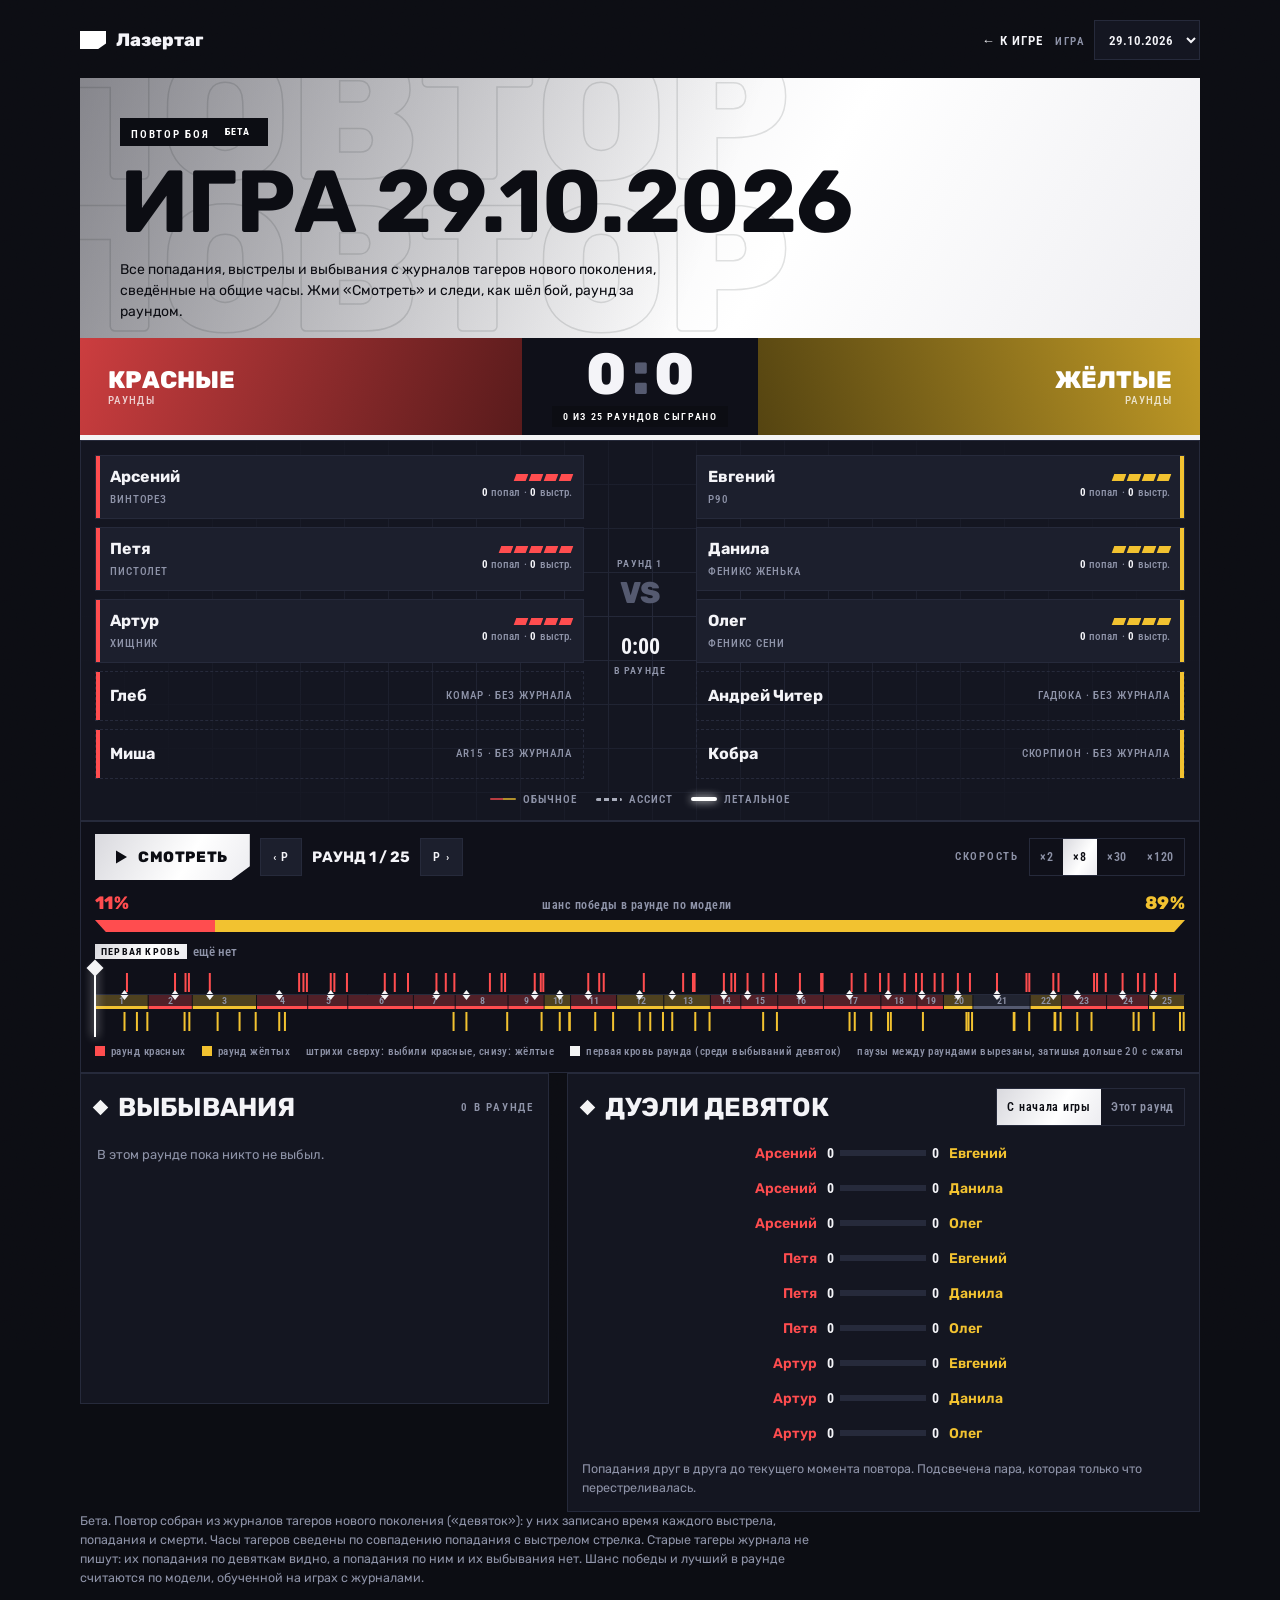
<file: replay.html>
<!doctype html>
<html lang="ru">
<head>
<meta charset="utf-8">
<meta name="viewport" content="width=device-width, initial-scale=1, viewport-fit=cover">
<title>Повтор боя · Лазертаг</title>
<link rel="icon" href="data:image/svg+xml,%3Csvg xmlns='http://www.w3.org/2000/svg' viewBox='0 0 32 32'%3E%3Crect x='2' y='13' width='14' height='6' rx='3' fill='%23f4f4f8'/%3E%3Crect x='16' y='13' width='14' height='6' rx='3' fill='%23f4f4f8'/%3E%3C/svg%3E">
<link rel="stylesheet" href="https://fonts.googleapis.com/css2?family=Rubik:wght@400;500;600;700;800&family=Roboto+Condensed:wght@400;500;600;700&display=swap">
<style>
/* Layout: эфирная «арена» в стиле сайта «Турнир»: шапка-баннер со счётом, две колонны игроков лицом к лицу с лучами попаданий, под ними шкала боя по раундам, лента выбываний и дуэли. Цвет только у команд, общий акцент оранжевый. */
:root {
  --bg: #0c0d13; --panel: #141621; --panel2: #1c1f2d; --line: #262a3b; --fg: #f4f4f8; --muted: #8e93a8; --dim: #555a70;
  --acc: #ff7a1a; --acc-grad: linear-gradient(120deg, #b83a00, #ff7a1a 60%, #ff9a45);
  --red: #ff4d4f; --green: #2fc27a;
  --display: "Rubik", "Segoe UI", sans-serif; --body: "Rubik", "Segoe UI", system-ui, sans-serif; --mono: "Roboto Condensed", "Arial Narrow", sans-serif;
  color-scheme: dark;
}
* { box-sizing: border-box }
html, body { background: var(--bg) }
body { color: var(--fg); font: 14px/1.5 var(--body); margin: 0; padding-left: max(16px, env(safe-area-inset-left, 0px)); padding-right: max(16px, env(safe-area-inset-right, 0px)); overflow-x: hidden }
button { font: inherit; color: inherit }
:focus-visible { outline: 2px solid var(--acc); outline-offset: 2px }
.fx { position: fixed; inset: -50%; z-index: 0; pointer-events: none; opacity: .08; mix-blend-mode: overlay;
  background-image: url("data:image/svg+xml,%3Csvg xmlns='http://www.w3.org/2000/svg' width='180' height='180'%3E%3Cfilter id='n'%3E%3CfeTurbulence type='fractalNoise' baseFrequency='.85' numOctaves='3' stitchTiles='stitch'/%3E%3C/filter%3E%3Crect width='100%25' height='100%25' filter='url(%23n)'/%3E%3C/svg%3E");
  animation: grain 1.2s steps(6) infinite }
@keyframes grain { 0% { transform: translate(0,0) } 25% { transform: translate(-3%,2%) } 50% { transform: translate(2%,-3%) } 75% { transform: translate(-2%,-1%) } 100% { transform: translate(0,0) } }
#app { position: relative; z-index: 1; max-width: 1120px; margin: 0 auto; display: flex; flex-direction: column; gap: 18px; padding-block: 20px 56px }
.eyebrow { font: 600 11px var(--mono); letter-spacing: .16em; text-transform: uppercase; color: var(--muted) }
.num { font-family: var(--mono); font-variant-numeric: tabular-nums }
h1, h2 { font-family: var(--display); font-weight: 700; text-transform: uppercase; margin: 0; text-wrap: balance; letter-spacing: -.01em }
h2 { font-size: clamp(20px, 2.6vw, 26px); display: flex; align-items: center; gap: 12px }
h2::before { content: ""; width: 11px; height: 11px; background: var(--acc); transform: rotate(45deg); flex: none }

/* баннер */
.hero { position: relative; overflow: hidden; isolation: isolate; padding: clamp(20px, 4vw, 40px) clamp(18px, 4vw, 40px) 0; background: linear-gradient(110deg, rgba(10,10,18,.4), transparent 55%), var(--acc-grad); display: flex; flex-direction: column; gap: 16px }
.hero::before { content: "ПОВТОР ПОВТОР ПОВТОР ПОВТОР ПОВТОР"; position: absolute; z-index: -1; inset: -10% -5%; font: 800 clamp(80px, 14vw, 190px)/.85 var(--display); color: transparent; -webkit-text-stroke: 1.5px rgba(255,255,255,.17); word-spacing: .2em; overflow-wrap: anywhere; animation: drift 50s linear infinite }
@keyframes drift { to { transform: translateX(-30%) } }
.hero .eyebrow { align-self: flex-start; color: #fff; background: var(--bg); padding: 5px 11px }
.hero h1 { font-size: clamp(40px, 8vw, 88px); line-height: .92; color: #fff }
.hero p { margin: 0; color: rgba(255,255,255,.88); max-width: 62ch }
.scorebar { margin-inline: calc(-1 * clamp(18px, 4vw, 40px)); background: #0f1019; border-bottom: 5px solid var(--acc); display: grid; grid-template-columns: 1fr auto 1fr; align-items: stretch }
.tm { display: flex; align-items: center; gap: 12px; padding: 14px clamp(14px, 3vw, 28px); min-width: 0 }
.tm b { font: 800 clamp(16px, 2.6vw, 24px) var(--display); text-transform: uppercase; color: #fff }
.tm small { display: block; font: 500 11px var(--mono); letter-spacing: .12em; color: rgba(255,255,255,.75); text-transform: uppercase }
.tm.r { background: linear-gradient(110deg, color-mix(in srgb, var(--red) 80%, #000), color-mix(in srgb, var(--red) 35%, #000)) }
.tm.g { background: linear-gradient(250deg, color-mix(in srgb, var(--green) 80%, #000), color-mix(in srgb, var(--green) 35%, #000)); justify-content: flex-end; text-align: right }
.sc { display: flex; flex-direction: column; align-items: center; justify-content: center; padding: 8px clamp(12px, 3vw, 30px); gap: 2px }
.sc .big { font: 800 clamp(34px, 6vw, 58px)/1 var(--display); letter-spacing: -.02em; white-space: nowrap }
.sc .big i { font-style: normal; color: var(--dim); padding-inline: 6px }
.sc .eyebrow { font-size: 10px; white-space: nowrap }
.pop { animation: pop .6s ease-out }
@keyframes pop { 0% { transform: scale(1.5); color: var(--acc) } 100% { transform: none } }

/* арена */
.arena { position: relative; background: var(--panel); border: 1px solid var(--line); padding: 14px; display: grid; grid-template-columns: minmax(0,1fr) 92px minmax(0,1fr); gap: 10px; overflow: hidden;
  background-image: linear-gradient(var(--line) 1px, transparent 1px), linear-gradient(90deg, var(--line) 1px, transparent 1px); background-size: 100% 44px, 44px 100%; background-position: 0 -1px, -1px 0 }
.arena::after { content: ""; position: absolute; inset: 0; background: radial-gradient(60% 80% at 50% 50%, transparent, var(--panel) 85%); pointer-events: none; z-index: 0 }
.col { display: flex; flex-direction: column; gap: 8px; position: relative; z-index: 2 }
.mid { position: relative; z-index: 2; display: flex; flex-direction: column; align-items: center; justify-content: center; gap: 6px; text-align: center }
.mid .vs { font: 800 30px var(--display); color: var(--dim) }
.mid .clock { font: 700 22px var(--mono); font-variant-numeric: tabular-nums }
.mid .eyebrow { font-size: 10px; letter-spacing: .12em }
svg.beams { position: absolute; inset: 0; width: 100%; height: 100%; z-index: 3; pointer-events: none; overflow: visible }
.beam { fill: none; stroke-width: 3; stroke-linecap: round; animation: beam .9s ease-out forwards }
.beam.k { stroke-width: 5 }
@keyframes beam { 0% { stroke-dashoffset: var(--len); opacity: 1 } 25% { stroke-dashoffset: 0; opacity: 1 } 100% { stroke-dashoffset: 0; opacity: 0 } }
.spark { animation: spark .7s ease-out forwards }
@keyframes spark { from { r: 3; opacity: 1 } to { r: 22; opacity: 0 } }

.pc { --c: var(--red); position: relative; background: var(--panel2); border: 1px solid var(--line); padding: 9px 11px 9px 14px; display: grid; grid-template-columns: minmax(0,1fr) auto; gap: 2px 8px; align-items: center; transition: opacity .3s, filter .3s, background-color .25s; min-height: 64px }
.pc::before { content: ""; position: absolute; left: 0; top: 0; bottom: 0; width: 4px; background: var(--c) }
.pc.t3 { --c: var(--green) }
.g .pc { padding: 9px 14px 9px 11px }
.g .pc::before { left: auto; right: 0 }
.pc .nm { font: 700 16px/1.15 var(--display); white-space: nowrap; overflow: hidden; text-overflow: ellipsis; min-width: 0 }
.pc .gun { font: 500 11px var(--mono); letter-spacing: .08em; text-transform: uppercase; color: var(--muted); white-space: nowrap; overflow: hidden; text-overflow: ellipsis; min-width: 0 }
.pc .st { grid-row: 1 / span 2; grid-column: 2; display: flex; flex-direction: column; align-items: flex-end; gap: 5px }
.pips { display: flex; gap: 3px }
.pips i { width: 12px; height: 7px; background: var(--c); transform: skewX(-20deg); transition: background-color .2s, opacity .2s }
.pips i.off { background: var(--line) }
.pc .ct { font: 500 11px var(--mono); color: var(--muted); font-variant-numeric: tabular-nums; white-space: nowrap }
.pc .ct b { color: var(--fg); font-weight: 700 }
.pc .ct b + .lw, .pc .ct { word-spacing: .05em }
.pc.dead { opacity: .42; filter: grayscale(1) }
.pc.dead .nm { text-decoration: line-through; text-decoration-thickness: 2px }
.pc .tag { position: absolute; top: -7px; font: 700 9px var(--mono); letter-spacing: .14em; padding: 1px 6px; background: var(--fg); color: var(--bg); display: none }
.r .pc .tag { right: 8px } .g .pc .tag { left: 8px }
.pc.dead .tag { display: block }
.pc.old { background: transparent; border-style: dashed; min-height: 50px }
.pc.old .st { display: none }
.pc.fire { background-color: color-mix(in srgb, var(--c) 18%, var(--panel2)) }
.pc.hit { animation: shake .35s }
@keyframes shake { 20% { transform: translateX(-5px) } 40% { transform: translateX(4px) } 60% { transform: translateX(-3px) } 80% { transform: translateX(2px) } }
.pc.ko { animation: ko .7s }
@keyframes ko { 0% { box-shadow: 0 0 0 0 #fff } 30% { box-shadow: 0 0 0 4px #fff, 0 0 30px 6px var(--c) } 100% { box-shadow: 0 0 0 0 transparent } }
.flash { position: absolute; inset: 0; z-index: 4; display: grid; place-items: center; pointer-events: none; opacity: 0 }
.flash.on { animation: fl 2.4s ease-out }
@keyframes fl { 0% { opacity: 0; transform: scale(1.1) } 12% { opacity: 1; transform: none } 75% { opacity: 1 } 100% { opacity: 0 } }
.flash div { background: var(--c, var(--acc)); color: #fff; padding: 12px 22px; font: 800 clamp(18px, 3vw, 28px) var(--display); text-transform: uppercase; clip-path: polygon(4% 0, 100% 0, 96% 100%, 0 100%); text-align: center }
.flash small { display: block; font: 600 11px var(--mono); letter-spacing: .16em; opacity: .85 }

/* пульт */
.deck { background: #0f1019; border: 1px solid var(--line); padding: 12px 14px 14px; display: flex; flex-direction: column; gap: 12px }
.ctrl { display: flex; gap: 8px 10px; align-items: center; flex-wrap: wrap }
.b { all: unset; box-sizing: border-box; cursor: pointer; height: 38px; min-width: 38px; padding: 0 12px; display: inline-grid; place-items: center; border: 1px solid var(--line); background: var(--panel2); font: 600 12px var(--mono); letter-spacing: .1em; text-transform: uppercase; color: var(--fg) }
.b:hover { border-color: var(--muted) }
.b:focus-visible { outline: 2px solid var(--acc); outline-offset: 2px }
.b.play { background: var(--acc-grad); border: 0; height: 46px; padding: 0 22px 0 18px; font: 800 15px var(--display); letter-spacing: .04em; display: inline-flex; gap: 9px; align-items: center; clip-path: polygon(0 0, 100% 0, 100% 70%, 88% 100%, 0 100%) }
.b.play svg { width: 16px; height: 16px; fill: #fff }
.seg { display: inline-flex; border: 1px solid var(--line) }
.seg button { all: unset; cursor: pointer; padding: 0 10px; height: 36px; display: grid; place-items: center; font: 600 12px var(--mono); letter-spacing: .06em; color: var(--muted) }
.seg button[aria-pressed="true"] { background: var(--acc-grad); color: #fff }
.seg button:focus-visible { outline: 2px solid var(--acc); outline-offset: -2px }
.spacer { flex: 1 }
.rlabel { font: 700 15px var(--display); text-transform: uppercase; white-space: nowrap }
.tl { position: relative; height: 62px; cursor: pointer; touch-action: none; user-select: none }
.tl canvas { position: absolute; inset: 0; width: 100%; height: 100% }
.tl .head { position: absolute; top: -4px; bottom: -4px; width: 2px; background: #fff; box-shadow: 0 0 10px var(--acc); pointer-events: none; transform: translateX(-1px) }
.tl .head::before { content: ""; position: absolute; top: -5px; left: -5px; width: 12px; height: 12px; background: var(--acc); transform: rotate(45deg) }
.tl-legend { display: flex; flex-wrap: wrap; gap: 4px 16px; font: 500 11px var(--mono); color: var(--muted); letter-spacing: .04em }
.tl-legend span { display: inline-flex; align-items: center; gap: 6px }
.tl-legend i { width: 10px; height: 10px; display: inline-block }

/* нижний ряд */
.low { display: grid; grid-template-columns: minmax(0, 1fr) minmax(0, 1.35fr); gap: 18px; align-items: start }
.panel { background: var(--panel); border: 1px solid var(--line); padding: 14px; display: flex; flex-direction: column; gap: 10px; min-width: 0 }
.panel .hd { display: flex; justify-content: space-between; align-items: center; gap: 10px; flex-wrap: wrap }
.feed { display: flex; flex-direction: column; gap: 4px; min-height: 252px }
@media (max-width: 820px) { .feed { min-height: 0 } }
.kf { display: grid; grid-template-columns: 44px minmax(0,1fr) auto minmax(0,1fr); gap: 8px; align-items: center; padding: 6px 10px; background: var(--panel2); font-weight: 600 }
.kf.new { animation: kin .35s ease-out }
@keyframes kin { from { transform: translateX(20px); opacity: 0 } }
.kf .t { font: 500 11px var(--mono); color: var(--muted); font-variant-numeric: tabular-nums }
.kf .a { text-align: right; white-space: nowrap; overflow: hidden; text-overflow: ellipsis }
.kf .v { white-space: nowrap; overflow: hidden; text-overflow: ellipsis }
.kf .x { font: 600 10px var(--mono); color: var(--muted); letter-spacing: .1em; text-transform: uppercase; padding: 1px 6px; border: 1px solid var(--line) }
.kf.round { grid-template-columns: 44px 1fr; background: transparent; border-top: 1px solid var(--line); font: 600 11px var(--mono); letter-spacing: .12em; text-transform: uppercase; color: var(--muted) }
.c0 { color: var(--red) } .c3 { color: var(--green) }
.empty { color: var(--muted); font-size: 13px; padding: 8px 2px }
.duels { display: flex; flex-direction: column; gap: 2px }
.du { display: grid; grid-template-columns: minmax(0,1fr) 112px minmax(0,1fr); gap: 10px; align-items: center; padding: 6px 8px; transition: background-color .4s }
.du.live { background: color-mix(in srgb, var(--acc) 16%, transparent) }
.du .n { font-weight: 600; white-space: nowrap; overflow: hidden; text-overflow: ellipsis }
.du .n.rt { text-align: right }
.du .bar { display: grid; grid-template-columns: auto 1fr auto; align-items: center; gap: 6px; font: 700 14px var(--mono); font-variant-numeric: tabular-nums }
.du .split { height: 6px; display: flex; background: var(--line) }
.du .split i { display: block; height: 100%; transition: width .3s }
.du .split i:first-child { background: var(--red) } .du .split i:last-child { background: var(--green) }
.note { color: var(--muted); font-size: 12.5px; max-width: 92ch; margin: 0 }
.kbd { font: 600 11px var(--mono); border: 1px solid var(--line); padding: 0 5px }
@media (max-width: 820px) { .low { grid-template-columns: minmax(0,1fr) } }

/* ассисты */
.as { display: flex; flex-direction: column; gap: 14px }
.as .lead { margin: 0; color: var(--muted); max-width: 78ch }
.rules { display: grid; grid-template-columns: repeat(auto-fit, minmax(300px, 1fr)); gap: 1px; background: var(--line); border: 1px solid var(--line) }
.rules.one { grid-template-columns: minmax(0,1fr) }
.rules div { background: var(--panel); padding: 12px 14px; display: flex; flex-direction: column; gap: 4px }
.rules b { font: 700 15px var(--display); text-transform: uppercase }
.rules span { color: var(--muted); font-size: 13px }
.scroll { overflow-x: auto; border: 1px solid var(--line); background: var(--panel) }
table.at { border-collapse: collapse; width: 100%; min-width: 640px; font-variant-numeric: tabular-nums }
.at th, .at td { padding: 9px 12px; text-align: right; white-space: nowrap; border-bottom: 1px solid var(--line) }
.at th { font: 600 10.5px var(--mono); letter-spacing: .12em; text-transform: uppercase; color: var(--muted); background: #10121b; vertical-align: bottom }
.at th:first-child, .at td:first-child { text-align: left; position: sticky; left: 0; background: var(--panel); z-index: 1 }
.at th:first-child { background: #10121b }
.at td { font: 600 15px var(--mono) }
.at td:first-child { font: 700 15px var(--display) }
.at td.hi { color: #fff; font-size: 17px }
.at td.hi b { display: inline-block; min-width: 26px }
.at .mbar2 { display: inline-block; height: 6px; background: var(--acc-grad); vertical-align: middle; margin-left: 8px }
.at tr.old td:first-child::after { content: " · без журнала"; font: 500 10px var(--mono); color: var(--muted); letter-spacing: .08em }
.as2 { display: grid; grid-template-columns: minmax(0, 1fr) minmax(0, 1fr); gap: 24px; align-items: end }
.hist { display: flex; flex-direction: column; gap: 8px }
.hist svg { width: 100%; height: auto; display: block }
.pairs { display: grid; grid-template-columns: repeat(auto-fit, minmax(300px, 1fr)); gap: 6px }
.pr { display: grid; grid-template-columns: minmax(0,1fr) auto; gap: 10px; align-items: center; padding: 8px 10px; background: var(--panel2) }
.pr span { white-space: nowrap; overflow: hidden; text-overflow: ellipsis; font-weight: 600 }
.pr span i { font-style: normal; color: var(--muted); font-weight: 400 }
.pr b { font: 700 18px var(--display) }
.kf .v small { color: var(--muted); font: 500 11px var(--mono); margin-left: 6px }
@media (max-width: 820px) { .as2 { grid-template-columns: minmax(0,1fr) } }
@media (max-width: 560px) { .rules, .pairs { grid-template-columns: minmax(0,1fr) } .at th, .at td { padding: 8px 9px } .at td { font-size: 14px } .rules div { padding: 10px 12px } }
.blg { grid-column: 1 / -1; position: relative; z-index: 2; display: flex; justify-content: center; flex-wrap: wrap; gap: 4px 18px; font: 600 11px var(--mono); letter-spacing: .1em; text-transform: uppercase; color: var(--muted); padding-top: 4px }
.blg span { display: inline-flex; align-items: center; gap: 7px }
.blg i { display: inline-block; width: 26px; height: 2px; border-radius: 2px; background: var(--muted) }
.blg i.b0 { background: linear-gradient(90deg, var(--red) 50%, var(--green) 50%); opacity: .7 }
.blg i.b1 { height: 3px; background: var(--acc); box-shadow: 0 0 6px var(--acc) }
.blg i.b2 { height: 4px; background: #fff; box-shadow: 0 0 8px #fff }
.mbar { display: none }
.ff { font: 600 10px var(--mono); letter-spacing: .12em; text-transform: uppercase; color: var(--acc); visibility: hidden }
.ff.on { visibility: visible; animation: blink 1s steps(2) infinite }
@keyframes blink { 50% { opacity: .35 } }
@media (max-width: 560px) {
  #app { gap: 14px; padding-block: 12px 96px }
  .hero { padding: 18px 16px 0; gap: 10px }
  .hero h1 { font-size: clamp(26px, 8vw, 34px); white-space: nowrap }
  .hero .eyebrow { font-size: 10px; padding: 4px 9px }
  .hero p { display: none }
  .hero::before { font-size: 90px }
  .scorebar { margin-inline: -16px }
  .tm { padding: 10px 12px } .tm small { display: none } .tm b { font-size: 14px }
  .sc { padding: 6px 10px } .sc .big { font-size: 40px } .sc .eyebrow { font-size: 9px; letter-spacing: .08em }

  .arena { grid-template-columns: minmax(0,1fr) 22px minmax(0,1fr); padding: 0 8px 10px; gap: 6px; margin-inline: -8px; background-size: 100% 36px, 36px 100% }
  .mbar { display: flex; grid-column: 1 / -1; justify-content: space-between; align-items: baseline; margin: 0 -8px 4px; padding: 8px 12px; background: #0f1019; border-bottom: 1px solid var(--line); position: relative; z-index: 2 }
  .mbar b { font: 700 15px var(--display); text-transform: uppercase }
  .mbar .num { font: 700 18px var(--mono) }
  .mid > * { display: none }
  .mid::before { content: ""; position: absolute; top: 4px; bottom: 4px; left: 50%; width: 1px; background: linear-gradient(transparent, var(--line), transparent) }
  .col { gap: 6px }
  .pc, .g .pc { grid-template-columns: minmax(0,1fr) auto; grid-template-rows: auto auto; padding: 7px 8px 7px 11px; min-height: 0; gap: 4px 6px }
  .g .pc { padding: 7px 11px 7px 8px }
  .pc .nm { font-size: 14px; grid-column: 1 / -1 }
  .pc .gun { display: none }
  .pc .st { display: contents }
  .pc .pips { grid-row: 2; grid-column: 1 / -1 }
  .pc .ct { grid-row: 3; grid-column: 1 / -1; font-size: 10.5px }
  .g .pc { text-align: right }
  .g .pc .pips { justify-content: flex-end }
  .pips { gap: 2px } .pips i { width: 9px; height: 6px }
  .pc.old { min-height: 0; padding-block: 6px }
  .pc.old .nm { font-size: 13px; color: var(--muted) }
  .pc.old .gun { display: block; grid-column: 1 / -1; font-size: 9px }
  .pc .tag { font-size: 8px; padding: 0 4px; top: -6px }

  .deck { padding: 10px 10px 12px; gap: 8px; margin-inline: -8px }
  .ctrl { position: fixed; z-index: 20; left: 0; right: 0; bottom: 0; gap: 6px; flex-wrap: nowrap; justify-content: space-between;
    padding: 10px max(12px, env(safe-area-inset-right, 0px)) calc(10px + env(safe-area-inset-bottom, 0px)) max(12px, env(safe-area-inset-left, 0px));
    background: color-mix(in srgb, #0f1019 92%, transparent); backdrop-filter: blur(10px); -webkit-backdrop-filter: blur(10px); border-top: 2px solid var(--acc) }
  .ctrl .spacer, .ctrl > .eyebrow, #playTxt, .rlabel .lw { display: none }
  .b.play { height: 44px; width: 52px; padding: 0; justify-content: center }
  .b.play svg { width: 18px; height: 18px }
  .b { height: 40px; min-width: 36px; padding: 0 8px }
  .rlabel { font-size: 14px; min-width: 52px; text-align: center }
  .seg button { padding: 0 7px; height: 38px; font-size: 11px }
  .tl { height: 70px }
  .tl-legend { font-size: 10px; gap: 2px 12px }
  .tl-legend span:nth-child(n+3) { display: none }

  .panel { padding: 12px 10px; margin-inline: -8px }
  h2 { font-size: 19px }
  .kf { grid-template-columns: 34px minmax(0,1fr) auto minmax(0,1fr); padding: 6px 8px; gap: 6px; font-size: 13px }
  .du { grid-template-columns: minmax(0,1fr) 92px minmax(0,1fr); gap: 6px; padding: 6px 2px; font-size: 13px }
  .du .bar { font-size: 13px; gap: 4px }
  .kbd, .keys { display: none }
}
.wp { display: grid; gap: 6px }
.wp .lab { display: flex; justify-content: space-between; align-items: baseline; gap: 10px; font: 600 12px var(--mono); letter-spacing: .04em; color: var(--muted) }
.wp .lab b { font: 800 18px var(--display); color: var(--ink, #fff) }
.wp .lab b.c0 { color: var(--red) } .wp .lab b.c3 { color: var(--green) }
.wp .bar { height: 12px; display: flex; background: var(--line); overflow: hidden; clip-path: polygon(0 0, 100% 0, 99% 100%, 1% 100%) }
.wp .bar i { display: block; height: 100%; transition: width .35s ease }
.wp .bar i:first-child { background: var(--red) } .wp .bar i:last-child { background: var(--green) }
.rinfo { display: flex; flex-wrap: wrap; gap: 6px 18px; font: 500 13px var(--mono); color: var(--muted) }
.rinfo b { color: #fff; font-weight: 700 }
.rinfo .tag { display: inline-block; font: 700 10px var(--mono); letter-spacing: .12em; text-transform: uppercase; color: #fff; background: var(--acc-grad); padding: 2px 6px; margin-right: 6px; vertical-align: 1px }
.kf .fb { display: inline-block; font: 700 9px var(--mono); letter-spacing: .1em; text-transform: uppercase; color: #fff; background: var(--acc-grad); padding: 1px 5px; margin-left: 6px; vertical-align: 2px }
.flash em { display: block; font: 700 13px var(--mono); font-style: normal; letter-spacing: .1em; margin-top: 4px; opacity: .95 }
@media (prefers-reduced-motion: reduce) { .wp .bar i { transition: none } }
@media (prefers-reduced-motion: reduce) { .fx, .hero::before { animation: none } .pc.hit { animation: none } }

/* ч/б как на сайте («Турнир ч/б») */
:root { --acc: #f4f4f5; --acc-grad: linear-gradient(120deg, #d9d9de, #ffffff 60%, #ececf0) }
.hero, .hero h1, .hero p { color: #0c0d13 }
.hero::before { -webkit-text-stroke-color: rgba(12,13,19,.12) }
.hero .scorebar { color: #f4f4f8 }
.b.play, .seg button[aria-pressed="true"], .rinfo .tag, .kf .fb { color: #0c0d13 }
.b.play svg { fill: #0c0d13 }
.mvp .rt b { color: #0c0d13 } .mvp .lab i { background: #0c0d13 }
.grid div.top { box-shadow: inset 3px 0 0 #fff }
.rw i.m::after { box-shadow: 0 0 0 1.5px #0c0d13 }
.blg i.b1 { background: repeating-linear-gradient(90deg, #a9adbb 0 5px, transparent 5px 8px); box-shadow: none }
.top { display: flex; align-items: center; gap: 10px 16px; flex-wrap: wrap; justify-content: space-between }
.top a { color: var(--fg); text-decoration: none; font: 600 13px var(--mono); letter-spacing: .08em; text-transform: uppercase }
.top a:hover { text-decoration: underline }
.top .logo { display: inline-flex; align-items: center; gap: 10px; font: 800 18px var(--display); letter-spacing: 0; text-transform: none }
.top .logo i { width: 26px; height: 18px; background: #fff; clip-path: polygon(0 0, 100% 0, 100% 70%, 70% 100%, 0 100%) }
.top select { background: var(--panel); color: var(--fg); border: 1px solid var(--line); font: 600 13px var(--mono); padding: 8px 10px; min-height: 40px }
.beta { display: inline-block; font: 700 10px var(--mono); letter-spacing: .14em; text-transform: uppercase; background: #0c0d13; color: #fff; padding: 3px 7px; margin-left: 8px; vertical-align: 3px }
.loading { padding: 60px 0; text-align: center; color: var(--muted) }
.tm.r { background: linear-gradient(110deg, color-mix(in srgb, var(--red) 80%, #000), color-mix(in srgb, var(--red) 35%, #000)) }
</style>
</head>
<body>
<div class="fx" aria-hidden="true"></div>
<div id="app">
  <nav class="top" aria-label="Навигация"><a class="logo" href="./#season"><i aria-hidden="true"></i>Лазертаг</a>
    <span style="display:flex;gap:12px;align-items:center;flex-wrap:wrap"><a id="back" href="./#games">← К игре</a><label><span class="eyebrow" style="margin-right:8px">Игра</span><select id="gsel" aria-label="Выбрать игру"></select></label></span></nav>
  <div id="main" hidden>
  <header class="hero">
    <span class="eyebrow">Повтор боя<span class="beta">бета</span></span>
    <h1 id="ttl">Игра</h1>
    <p>Все попадания, выстрелы и выбывания с журналов тагеров нового поколения, сведённые на общие часы. Жми «Смотреть» и следи, как шёл бой, раунд за раундом.</p>
    <div class="scorebar">
      <div class="tm r"><div><b id="tnA">Красные</b><small>раунды</small></div></div>
      <div class="sc"><div class="big num"><span id="sR">0</span><i>:</i><span id="sG">0</span></div><span class="eyebrow" id="sLab">из 29 раундов</span></div>
      <div class="tm g"><div><b id="tnB">Зелёные</b><small>раунды</small></div></div>
    </div>
  </header>

  <section class="arena" id="arena" aria-label="Арена">
    <div class="mbar"><b id="mbR">Раунд 1</b><span class="num"><span class="ff" id="mbF">затишье ⏩</span> <span id="mbC">0:00</span></span></div>
    <div class="col r" id="colR"></div>
    <div class="mid"><span class="eyebrow" id="mRound">Раунд 1</span><span class="vs">VS</span><span class="ff" id="mF">затишье ⏩</span><span class="clock" id="mClock">0:00</span><span class="eyebrow">в раунде</span></div>
    <div class="col g" id="colG"></div>
    <svg class="beams" id="beams" aria-hidden="true"></svg>
    <div class="blg" aria-label="Виды попаданий"><span><i class="b0"></i>обычное</span><span><i class="b1"></i>ассист</span><span><i class="b2"></i>летальное</span></div>
    <div class="flash" id="flash"><div><small id="flS">Раунд 1</small><span id="flT"></span></div></div>
  </section>

  <section class="deck" aria-label="Управление">
    <div class="ctrl">
      <button class="b play" id="play" type="button" aria-label="Смотреть"><svg viewBox="0 0 16 16" id="playIco"><path d="M3 1.5v13l11-6.5z"/></svg><span id="playTxt">Смотреть</span></button>
      <button class="b" id="prev" type="button" aria-label="Предыдущий раунд" title="Предыдущий раунд">‹ Р</button>
      <span class="rlabel" id="rLab">Раунд 1 / 29</span>
      <button class="b" id="next" type="button" aria-label="Следующий раунд" title="Следующий раунд">Р ›</button>
      <span class="spacer"></span>
      <span class="eyebrow">Скорость</span>
      <div class="seg" id="speed" role="group" aria-label="Скорость"></div>
    </div>
    <div class="wp" aria-live="off">
      <div class="lab"><b class="c0" id="wpR">50%</b><span>шанс победы в раунде по модели</span><b class="c3" id="wpG">50%</b></div>
      <div class="bar"><i id="wpRb" style="width:50%"></i><i id="wpGb" style="width:50%"></i></div>
    </div>
    <div class="rinfo"><span><span class="tag">первая кровь</span><span id="riFB">ещё нет</span></span></div>
    <div class="tl" id="tl" role="slider" tabindex="0" aria-label="Шкала боя" aria-valuemin="0" aria-valuemax="100" aria-valuenow="0">
      <canvas id="tlc"></canvas><div class="head" id="head"></div>
    </div>
    <div class="tl-legend">
      <span><i style="background:var(--red)"></i><span id="lgA">раунд красных</span></span>
      <span><i style="background:var(--green)"></i><span id="lgB">раунд зелёных</span></span>
      <span id="lgS">штрихи сверху и снизу: выбывания</span>
      <span><i style="background:var(--acc)"></i>первая кровь раунда (среди выбываний девяток)</span>
      <span>паузы между раундами вырезаны, затишья дольше 20 с сжаты</span>
    </div>
  </section>

  <div class="low">
    <section class="panel" aria-label="Выбывания">
      <div class="hd"><h2>Выбывания</h2><span class="eyebrow" id="kCount">0 в раунде</span></div>
      <div class="feed" id="feed"></div>
    </section>
    <section class="panel" aria-label="Дуэли девяток">
      <div class="hd"><h2>Дуэли девяток</h2>
        <div class="seg" id="dmode" role="group" aria-label="Период дуэлей"><button type="button" aria-pressed="true" data-m="game">С начала игры</button><button type="button" aria-pressed="false" data-m="round">Этот раунд</button></div>
      </div>
      <div class="duels" id="duels"></div>
      <p class="note">Попадания друг в друга до текущего момента повтора. Подсвечена пара, которая только что перестреливалась.</p>
    </section>
  </div>




  <p class="note">Бета. Повтор собран из журналов тагеров нового поколения («девяток»): у них записано время каждого выстрела, попадания и смерти. Часы тагеров сведены по совпадению попадания с выстрелом стрелка. Старые тагеры журнала не пишут: их попадания по девяткам видно, а попадания по ним и их выбывания нет. Шанс победы и лучший в раунде считаются по модели, обученной на играх с журналами.</p>
  </div>
  <div class="loading" id="loading">Загружаю повтор…</div>
</div>

<script>
const $ = id => document.getElementById(id);
function main(J) {
const D = J.data, AS = { feed: J.feed }, RD = J.rd; // RD: [{fb:[кто, кого, t], mvp, mvpv, curve:[[t, шанс левой команды]]}]
const TA = J.teams[0], TB = J.teams[1];
document.documentElement.style.setProperty('--red', TA.c); document.documentElement.style.setProperty('--green', TB.c);
$('tnA').textContent = TA.name; $('tnB').textContent = TB.name; $('lgA').textContent = 'раунд ' + TA.gen; $('lgB').textContent = 'раунд ' + TB.gen;
$('lgS').textContent = 'штрихи сверху: выбили ' + TA.name.toLowerCase() + ', снизу: ' + TB.name.toLowerCase();
const [yy, mm, dd] = J.date.split('-'); $('ttl').textContent = 'Игра ' + dd + '.' + mm + '.' + yy; document.title = 'Повтор боя ' + dd + '.' + mm + ' · Лазертаг';
$('back').href = './#game-' + J.date;
const P = {}; D.players.forEach(p => P[p.g] = p);
const TEAMN = { 0: TA.gen, 3: TB.gen };
const cap = s => s.charAt(0).toUpperCase() + s.slice(1);
const R = D.rounds; // [start, end, winner]
const NR = R.length;
// сжатая шкала: только раунды
// сжатая шкала: паузы между раундами вырезаны, затишья внутри раунда длиннее 20 с сжаты до 4 с
const QUIET = 20000, QUIET_C = 4000;
const KG = [], KC = [], KQ = []; let cc = 0;
const act = [...D.hits.map(h => h[0]), ...D.deaths.map(d => d[0])].sort((a, b) => a - b);
const cum = [];
R.forEach((r, i) => {
  cum.push(cc);
  const pts = [r[0], ...act.filter(t => t > r[0] && t < r[1]), r[1]];
  KG.push(r[0]); KC.push(cc); KQ.push(false);
  for (let j = 1; j < pts.length; j++) {
    const g = pts[j] - pts[j - 1]; if (g <= 0) continue;
    const q = g > QUIET; KQ[KQ.length - 1] = q;
    cc += q ? QUIET_C : g; KG.push(pts[j]); KC.push(cc); KQ.push(false);
  }
});
const TOTAL = cc; cum.push(TOTAL);
function seg(arr, x) { let lo = 0, hi = arr.length - 1; while (lo < hi) { const m = (lo + hi + 1) >> 1; if (arr[m] <= x) lo = m; else hi = m - 1; } return lo; }
const toC = t => {
  if (t <= KG[0]) return 0; if (t >= KG[KG.length - 1]) return TOTAL;
  const k = seg(KG, t); if (k + 1 >= KG.length) return TOTAL;
  const g0 = KG[k], g1 = KG[k + 1];
  if (KC[k + 1] === KC[k] || g1 - g0 <= 0) return KC[k]; // пауза между раундами
  return KC[k] + (t - g0) / (g1 - g0) * (KC[k + 1] - KC[k]);
};
const fromC = c => {
  if (c <= 0) return KG[0]; if (c >= TOTAL) return KG[KG.length - 1];
  let k = seg(KC, c); while (k + 1 < KC.length && KC[k + 1] === KC[k]) k++;
  if (k + 1 >= KG.length) return KG[KG.length - 1];
  return KG[k] + (c - KC[k]) / (KC[k + 1] - KC[k]) * (KG[k + 1] - KG[k]);
};
const quietAt = t => { if (t < KG[0] || t >= KG[KG.length - 1]) return false; return KQ[seg(KG, t)]; };
const roundAt = t => { let k = 0; for (let i = 0; i < NR; i++) if (t >= R[i][0]) k = i; return k; };
// единая лента событий
const EV = [];
D.revives.forEach(([t, g]) => EV.push({ t, k: 'rv', g }));
D.shots.forEach(([t, g]) => EV.push({ t, k: 'sh', g }));
D.hits.forEach(([t, v, a, c]) => EV.push({ t, k: 'hit', g: v, a, c }));
D.deaths.forEach(([t, v, a]) => EV.push({ t, k: 'die', g: v, a }));
R.forEach((r, i) => { EV.push({ t: r[0] - 1, k: 'rs', i }); EV.push({ t: r[1], k: 're', i }); });
const ORD = { rs: 0, rv: 1, sh: 2, hit: 3, die: 4, re: 5 };
EV.sort((x, y) => x.t - y.t || ORD[x.k] - ORD[y.k]);

const gen8 = D.players.filter(p => p.gen === 8);
const pairs = [];
gen8.filter(p => p.team === 0).forEach(a => gen8.filter(p => p.team === 3).forEach(b => pairs.push([a.g, b.g])));

// карточки
const cards = {};
function card(p) {
  const el = document.createElement('div');
  el.className = 'pc t' + p.team + (p.gen === 8 ? '' : ' old');
  el.innerHTML = `<span class="tag">ВЫБИТ</span><span class="nm">${p.name}</span><span class="gun">${(p.gen === 8 ? cap(p.gun) : cap(p.gun) + ' · без журнала') + (p.note ? ' · ' + p.note : '')}</span>` +
    (p.gen === 8 ? `<div class="st"><span class="pips">${'<i></i>'.repeat(p.lives)}</span><span class="ct"><b data-k="h">0</b> попал<span class="lw"> · </span><b data-k="s">0</b> выстр.</span></div>` : '');
  cards[p.g] = el; return el;
}
const order = (a, b) => (b.gen - a.gen);
D.players.filter(p => p.team === 0).sort(order).forEach(p => $('colR').appendChild(card(p)));
D.players.filter(p => p.team === 3).sort(order).forEach(p => $('colG').appendChild(card(p)));

// состояние
let S, ptr, tg, playing = false, speed = 8, dmode = 'game';
function reset() {
  S = { alive: {}, hp: {}, rh: {}, rs: {}, score: { 0: 0, 3: 0 }, round: 0, duelG: {}, duelR: {}, kills: [], live: {} };
  gen8.forEach(p => { S.alive[p.g] = true; S.hp[p.g] = p.lives; S.rh[p.g] = 0; S.rs[p.g] = 0; });
  ptr = 0;
}
const fx = { on: false };
const key = (a, b) => a + '-' + b;
function apply(e) {
  if (e.k === 'rs') { S.round = e.i; gen8.forEach(p => { S.rh[p.g] = 0; S.rs[p.g] = 0; }); S.duelR = {}; S.kills = []; }
  else if (e.k === 'rv') { S.alive[e.g] = true; S.hp[e.g] = P[e.g].lives; }
  else if (e.k === 'sh') { S.rs[e.g]++; if (fx.on) fire(e.g); }
  else if (e.k === 'hit') {
    S.hp[e.g] = Math.max(0, S.hp[e.g] - 1);
    if (S.rh[e.a] !== undefined) S.rh[e.a]++;
    if (P[e.a].gen === 8) {
      const red = P[e.a].team === 0 ? e.a : e.g, grn = red === e.a ? e.g : e.a, side = red === e.a ? 0 : 1;
      for (const m of [S.duelG, S.duelR]) { const k = key(red, grn); (m[k] = m[k] || [0, 0])[side]++; }
      S.live[key(red, grn)] = e.t;
    }
    if (fx.on) beam(e.a, e.g, e.c || 0);
  }
  else if (e.k === 'die') {
    S.alive[e.g] = false; S.hp[e.g] = 0; S.kills.push(e);
    if (fx.on) ko(e.g);
  }
  else if (e.k === 're') { if (R[e.i][2] != null) S.score[R[e.i][2]]++; if (fx.on) roundFlash(e.i); }
}
function advance(t) {
  if (t < tg) { reset(); fx.on = false; while (ptr < EV.length && EV[ptr].t <= t) apply(EV[ptr++]); }
  else { while (ptr < EV.length && EV[ptr].t <= t) apply(EV[ptr++]); }
  tg = t;
}

// эффекты
const svgNS = 'http://www.w3.org/2000/svg';
const lastFire = {};
function fire(g) {
  const el = cards[g]; if (!el) return;
  const now = performance.now(); if (now - (lastFire[g] || 0) < 90) return; lastFire[g] = now;
  el.classList.add('fire'); clearTimeout(el._f); el._f = setTimeout(() => el.classList.remove('fire'), 90);
}
function anchor(g) {
  const a = $('arena').getBoundingClientRect(), r = cards[g].getBoundingClientRect();
  const left = P[g].team === 0;
  return { x: (left ? r.right : r.left) - a.left, y: r.top + r.height / 2 - a.top };
}
function beam(a, v, kind) { // 0 обычное, 1 ассист, 2 летальное
  const kill = kind === 2;
  if (!cards[a] || !cards[v]) { if (cards[v]) shake(v); return; }
  const A = anchor(a), B = anchor(v), svg = $('beams');
  const mx = (A.x + B.x) / 2, my = (A.y + B.y) / 2 - 24 + Math.random() * 48;
  const team = P[a].team === 0 ? 'var(--red)' : 'var(--green)';
  const col = kind === 2 ? '#fff' : kind === 1 ? '#a9adbb' : team;
  const sm = innerWidth < 560 ? .5 : 1; // на телефоне стрелки тоньше
  const g = document.createElementNS(svgNS, 'g');
  g.style.filter = kind === 0 ? 'none' : `drop-shadow(0 0 ${(sm < 1 ? 2 : 5) * (kill ? 1.6 : 1)}px ${kill ? team : col})`;
  if (kind === 0) g.style.opacity = .7;
  const path = document.createElementNS(svgNS, 'path');
  path.setAttribute('d', `M${A.x},${A.y} Q${mx},${my} ${B.x},${B.y}`);
  path.setAttribute('fill', 'none'); path.setAttribute('stroke-linecap', 'round'); if (kind === 1) path.setAttribute('stroke-dasharray', '6 4');
  path.style.stroke = col; path.style.strokeWidth = (kill ? 5 : kind ? 3.5 : 2) * sm;
  // наконечник стрелки у цели
  const ang = Math.atan2(B.y - my, B.x - mx), L = (kill ? 15 : 12) * (sm < 1 ? .6 : 1), W = (kill ? 8 : 6) * (sm < 1 ? .55 : 1);
  const tip = document.createElementNS(svgNS, 'path');
  const bx = B.x - Math.cos(ang) * L, by = B.y - Math.sin(ang) * L, nx = -Math.sin(ang) * W, ny = Math.cos(ang) * W;
  tip.setAttribute('d', `M${B.x},${B.y} L${bx + nx},${by + ny} L${bx - nx},${by - ny} Z`);
  tip.style.fill = col;
  const dot = document.createElementNS(svgNS, 'circle');
  dot.setAttribute('cx', A.x); dot.setAttribute('cy', A.y); dot.setAttribute('r', 4 * (sm < 1 ? .6 : 1)); dot.style.fill = team;
  g.append(path, tip, dot); svg.appendChild(g);
  const len = path.getTotalLength(), life = speed >= 120 ? 900 : kill ? 2200 : kind ? 1800 : 1300;
  path.style.strokeDasharray = len;
  path.animate([{ strokeDashoffset: len }, { strokeDashoffset: 0 }], { duration: Math.min(250, life / 4), easing: 'ease-out', fill: 'forwards' });
  tip.animate([{ opacity: 0 }, { opacity: 0, offset: .12 }, { opacity: 1, offset: .16 }, { opacity: 1 }], { duration: life, fill: 'forwards' });
  g.animate([{ opacity: kind ? 1 : .7 }, { opacity: kind ? 1 : .7, offset: .6 }, { opacity: 0 }], { duration: life, fill: 'forwards' });
  setTimeout(() => g.remove(), life + 50);
  shake(v);
}
function shake(g) { const el = cards[g]; if (!el || el.classList.contains('old')) return; el.classList.remove('hit'); void el.offsetWidth; el.classList.add('hit'); }
function ko(g) { const el = cards[g]; el.classList.remove('ko'); void el.offsetWidth; el.classList.add('ko'); }
function roundFlash(i) {
  const w = R[i][2], f = $('flash');
  f.style.setProperty('--c', w === 0 ? 'var(--red)' : w === 3 ? 'var(--green)' : 'var(--dim)');
  $('flS').textContent = 'Раунд ' + (i + 1) + ' из ' + NR; $('flT').textContent = w == null ? 'Победитель не определён' : 'Победа ' + TEAMN[w];
  f.classList.remove('on'); void f.offsetWidth; f.classList.add('on');
  if (w == null) return;
  const s = $(w === 0 ? 'sR' : 'sG'); s.classList.remove('pop'); void s.offsetWidth; s.classList.add('pop');
}

// отрисовка
const fmt = ms => { const s = Math.max(0, Math.floor(ms / 1000)); return Math.floor(s / 60) + ':' + String(s % 60).padStart(2, '0'); };
function render() {
  gen8.forEach(p => {
    const el = cards[p.g];
    el.classList.toggle('dead', !S.alive[p.g]);
    el.querySelectorAll('.pips i').forEach((i, k) => i.classList.toggle('off', k >= S.hp[p.g]));
    el.querySelector('[data-k=h]').textContent = S.rh[p.g];
    el.querySelector('[data-k=s]').textContent = S.rs[p.g];
  });
  const ri = roundAt(tg);
  $('sR').textContent = S.score[0]; $('sG').textContent = S.score[3];
  $('sLab').textContent = (S.score[0] + S.score[3]) + ' из ' + NR + ' раундов сыграно';
  $('rLab').innerHTML = '<span class="lw">Раунд </span>' + (ri + 1) + ' / ' + NR; $('mbR').textContent = 'Раунд ' + (ri + 1) + ' из ' + NR; $('mbC').textContent = fmt(tg - R[ri][0]); $('mRound').textContent = 'Раунд ' + (ri + 1);
  $('mClock').textContent = fmt(tg - R[ri][0]);
  const q = quietAt(tg) && tg > R[ri][0]; $('mF').classList.toggle('on', q); $('mbF').classList.toggle('on', q);
  const c = toC(tg); $('head').style.left = (c / TOTAL * 100) + '%'; $('tl').setAttribute('aria-valuenow', Math.round(c / TOTAL * 100));
  // шанс победы, первая кровь
  const cv = RD[ri].curve; let pr = cv.length ? cv[0][1] : .5;
  for (const [t, p] of cv) { if (t <= tg) pr = p; else break; }
  if (tg >= R[ri][1] && R[ri][2] != null) pr = R[ri][2] === 0 ? 1 : 0;
  const pp = Math.round(pr * 100);
  $('wpR').textContent = pp + '%'; $('wpG').textContent = (100 - pp) + '%'; $('wpRb').style.width = pp + '%'; $('wpGb').style.width = (100 - pp) + '%';
  const fb = RD[ri].fb;
  $('riFB').innerHTML = fb && tg >= fb[2] ? `<b class="c${P[fb[0]].team}">${P[fb[0]].name}</b> → <b class="c${P[fb[1]].team}">${P[fb[1]].name}</b> · ${fmt(fb[2] - R[ri][0])}` : 'ещё нет';
  // лента
  const feed = $('feed'); const ks = S.kills.slice(-7).reverse();
  const sig = ri + ':' + S.kills.length;
  if (feed._sig !== sig) {
    feed._sig = sig;
    const grew = feed._n !== undefined && S.kills.length === feed._n + 1; feed._n = S.kills.length;
    feed.innerHTML = ks.length ? ks.map((e, j) => {
      const a = P[e.a], v = P[e.g];
      return `<div class="kf${j === 0 && grew ? ' new' : ''}"><span class="t">${fmt(e.t - R[ri][0])}</span><span class="a c${a ? a.team : ''}">${a ? a.name : '?'}</span><span class="x">выбил</span><span class="v c${v.team}">${v.name}${RD[ri].fb && RD[ri].fb[2] === e.t && RD[ri].fb[1] === e.g ? '<span class="fb">1-я кровь</span>' : ''}${(ASK[e.t + '-' + e.g] || []).length ? '<small>+ ' + ASK[e.t + '-' + e.g].map(x => P[x].name).join(', ') + '</small>' : ''}</span></div>`;
    }).join('') : `<div class="empty">В этом раунде пока никто не выбыл.</div>`;
    $('kCount').textContent = S.kills.length + ' в раунде';
  }
  // дуэли
  const m = dmode === 'game' ? S.duelG : S.duelR;
  const rows = pairs.map(([a, b]) => { const v = m[key(a, b)] || [0, 0]; return { a, b, x: v[0], y: v[1], live: tg - (S.live[key(a, b)] || -1e9) < 2500 }; })
    .sort((p, q) => (q.x + q.y) - (p.x + p.y) || p.a - q.a);
  $('duels').innerHTML = rows.map(r => {
    const s = r.x + r.y, w = s ? r.x / s * 100 : 50;
    return `<div class="du${r.live ? ' live' : ''}"><span class="n rt c0">${P[r.a].name}</span><div class="bar"><span>${r.x}</span><div class="split"><i style="width:${s ? w : 0}%"></i><i style="width:${s ? 100 - w : 0}%"></i></div><span>${r.y}</span></div><span class="n c3">${P[r.b].name}</span></div>`;
  }).join('');
}

// шкала
function drawTL() {
  const cv = $('tlc'), dpr = devicePixelRatio || 1, W = cv.clientWidth, H = cv.clientHeight;
  cv.width = W * dpr; cv.height = H * dpr; const x = cv.getContext('2d'); x.scale(dpr, dpr);
  const css = getComputedStyle(document.documentElement), col = { 0: css.getPropertyValue('--red').trim(), 3: css.getPropertyValue('--green').trim(), null: css.getPropertyValue('--dim').trim() };
  const line = css.getPropertyValue('--line').trim(), muted = css.getPropertyValue('--muted').trim();
  const mid = H / 2, bh = 14;
  R.forEach((r, i) => {
    const x0 = cum[i] / TOTAL * W, x1 = cum[i + 1] / TOTAL * W;
    x.fillStyle = col[r[2]]; x.globalAlpha = .28; x.fillRect(x0, mid - bh / 2, x1 - x0 - 1, bh);
    x.globalAlpha = 1; x.fillRect(x0, mid + bh / 2 - 3, x1 - x0 - 1, 3);
    if ((x1 - x0) > 16) { x.fillStyle = muted; x.font = '600 10px "Roboto Condensed", sans-serif'; x.textAlign = 'center'; x.fillText(i + 1, (x0 + x1) / 2, mid + 1.5); }
  });
  D.deaths.forEach(([t, v, a]) => {
    const px = toC(t) / TOTAL * W, k = P[a] ? P[a].team : (P[v].team === 0 ? 3 : 0);
    x.fillStyle = col[k];
    if (k === 0) x.fillRect(px - 1, 2, 2, mid - bh / 2 - 5); else x.fillRect(px - 1, mid + bh / 2 + 3, 2, mid - bh / 2 - 5);
  });
  const acc = css.getPropertyValue('--acc').trim();
  RD.forEach(r => { if (!r.fb) return; const px = toC(r.fb[2]) / TOTAL * W; x.fillStyle = acc; x.beginPath(); const y = mid - bh / 2; x.moveTo(px, y - 5); x.lineTo(px + 4, y); x.lineTo(px, y + 5); x.lineTo(px - 4, y); x.fill(); });
  x.strokeStyle = line; x.beginPath(); x.moveTo(0, mid - bh / 2 - .5); x.lineTo(W, mid - bh / 2 - .5); x.stroke();
}

// управление
const SPEEDS = [2, 8, 30, 120];
$('speed').innerHTML = SPEEDS.map(s => `<button type="button" data-s="${s}" aria-pressed="${s === speed}">×${s}</button>`).join('');
$('speed').onclick = e => { const b = e.target.closest('button'); if (!b) return; speed = +b.dataset.s; [...$('speed').children].forEach(x => x.setAttribute('aria-pressed', x === b)); };
$('dmode').onclick = e => { const b = e.target.closest('button'); if (!b) return; dmode = b.dataset.m; [...$('dmode').children].forEach(x => x.setAttribute('aria-pressed', x === b)); render(); };
function seek(t) { fx.on = false; advance(t); fx.on = playing; render(); }
function setPlay(v) {
  playing = v; fx.on = v;
  $('playTxt').textContent = v ? 'Пауза' : (tg >= R[NR - 1][1] ? 'Заново' : 'Смотреть');
  $('playIco').innerHTML = v ? '<path d="M3 1.5h3.5v13H3zM9.5 1.5H13v13H9.5z"/>' : '<path d="M3 1.5v13l11-6.5z"/>';
  last = performance.now();
}
$('play').onclick = () => { if (!playing && tg >= R[NR - 1][1]) seek(R[0][0]); setPlay(!playing); };
$('prev').onclick = () => { const ri = roundAt(tg); seek(R[(tg - R[ri][0] < 3000 && ri > 0) ? ri - 1 : ri][0]); };
$('next').onclick = () => { const ri = roundAt(tg); if (ri < NR - 1) seek(R[ri + 1][0]); };
const tl = $('tl');
function tlSeek(ev) { const r = tl.getBoundingClientRect(); const f = Math.min(1, Math.max(0, (ev.clientX - r.left) / r.width)); seek(fromC(f * TOTAL)); }
tl.addEventListener('pointerdown', e => { tl.setPointerCapture(e.pointerId); tlSeek(e); tl._drag = true; });
tl.addEventListener('pointermove', e => { if (tl._drag) tlSeek(e); });
tl.addEventListener('pointerup', () => tl._drag = false);
document.addEventListener('keydown', e => {
  if (e.target.closest && e.target.closest('button') && e.key === ' ') return;
  if (e.key === ' ') { e.preventDefault(); $('play').click(); }
  else if (e.key === 'ArrowRight') seek(fromC(Math.min(TOTAL, toC(tg) + 10000)));
  else if (e.key === 'ArrowLeft') seek(fromC(Math.max(0, toC(tg) - 10000)));
  else if (e.key === ']') $('next').click(); else if (e.key === '[') $('prev').click();
});
let last = performance.now(), hold = 0;
function loop(now) {
  const dt = Math.min(100, now - last); last = now;
  if (playing) {
    const ri = roundAt(tg);
    if (tg >= R[ri][1]) {
      hold += dt;
      if (hold > 2400) { hold = 0; if (ri < NR - 1) advance(R[ri + 1][0]); else setPlay(false); }
    } else { hold = 0; advance(Math.min(Math.max(tg + 1, fromC(toC(tg) + dt * speed)), R[ri][1])); }
    render();
  }
  requestAnimationFrame(loop);
}

// ассисты
const ASK = {}; AS.feed.forEach(([t, v, a, l, b]) => ASK[t + '-' + v] = [...l, ...b.filter(x => !l.includes(x))]);
reset(); tg = -1; advance(R[0][0]); render(); drawTL();
addEventListener('resize', () => drawTL());
document.fonts && document.fonts.ready.then(drawTL);
requestAnimationFrame(loop);
}
// загрузка: игра из адреса (#2026-10-22), иначе последняя
fetch('replays/index.json?t=' + Date.now()).then(r => r.json()).then(list => {
  const want = location.hash.slice(1), date = list.includes(want) ? want : list[list.length - 1];
  const sel = $('gsel');
  sel.innerHTML = [...list].reverse().map(d => `<option value="${d}"${d === date ? ' selected' : ''}>${d.slice(8, 10)}.${d.slice(5, 7)}.${d.slice(0, 4)}</option>`).join('');
  sel.onchange = () => { location.hash = sel.value; location.reload(); };
  return fetch('replays/' + date + '.json').then(r => r.json());
}).then(J => { $('loading').remove(); $('main').hidden = false; main(J); })
  .catch(e => { $('loading').textContent = 'Не получилось загрузить повтор: ' + e.message; });
addEventListener('hashchange', () => location.reload());
</script>
</body>
</html>
</file>
